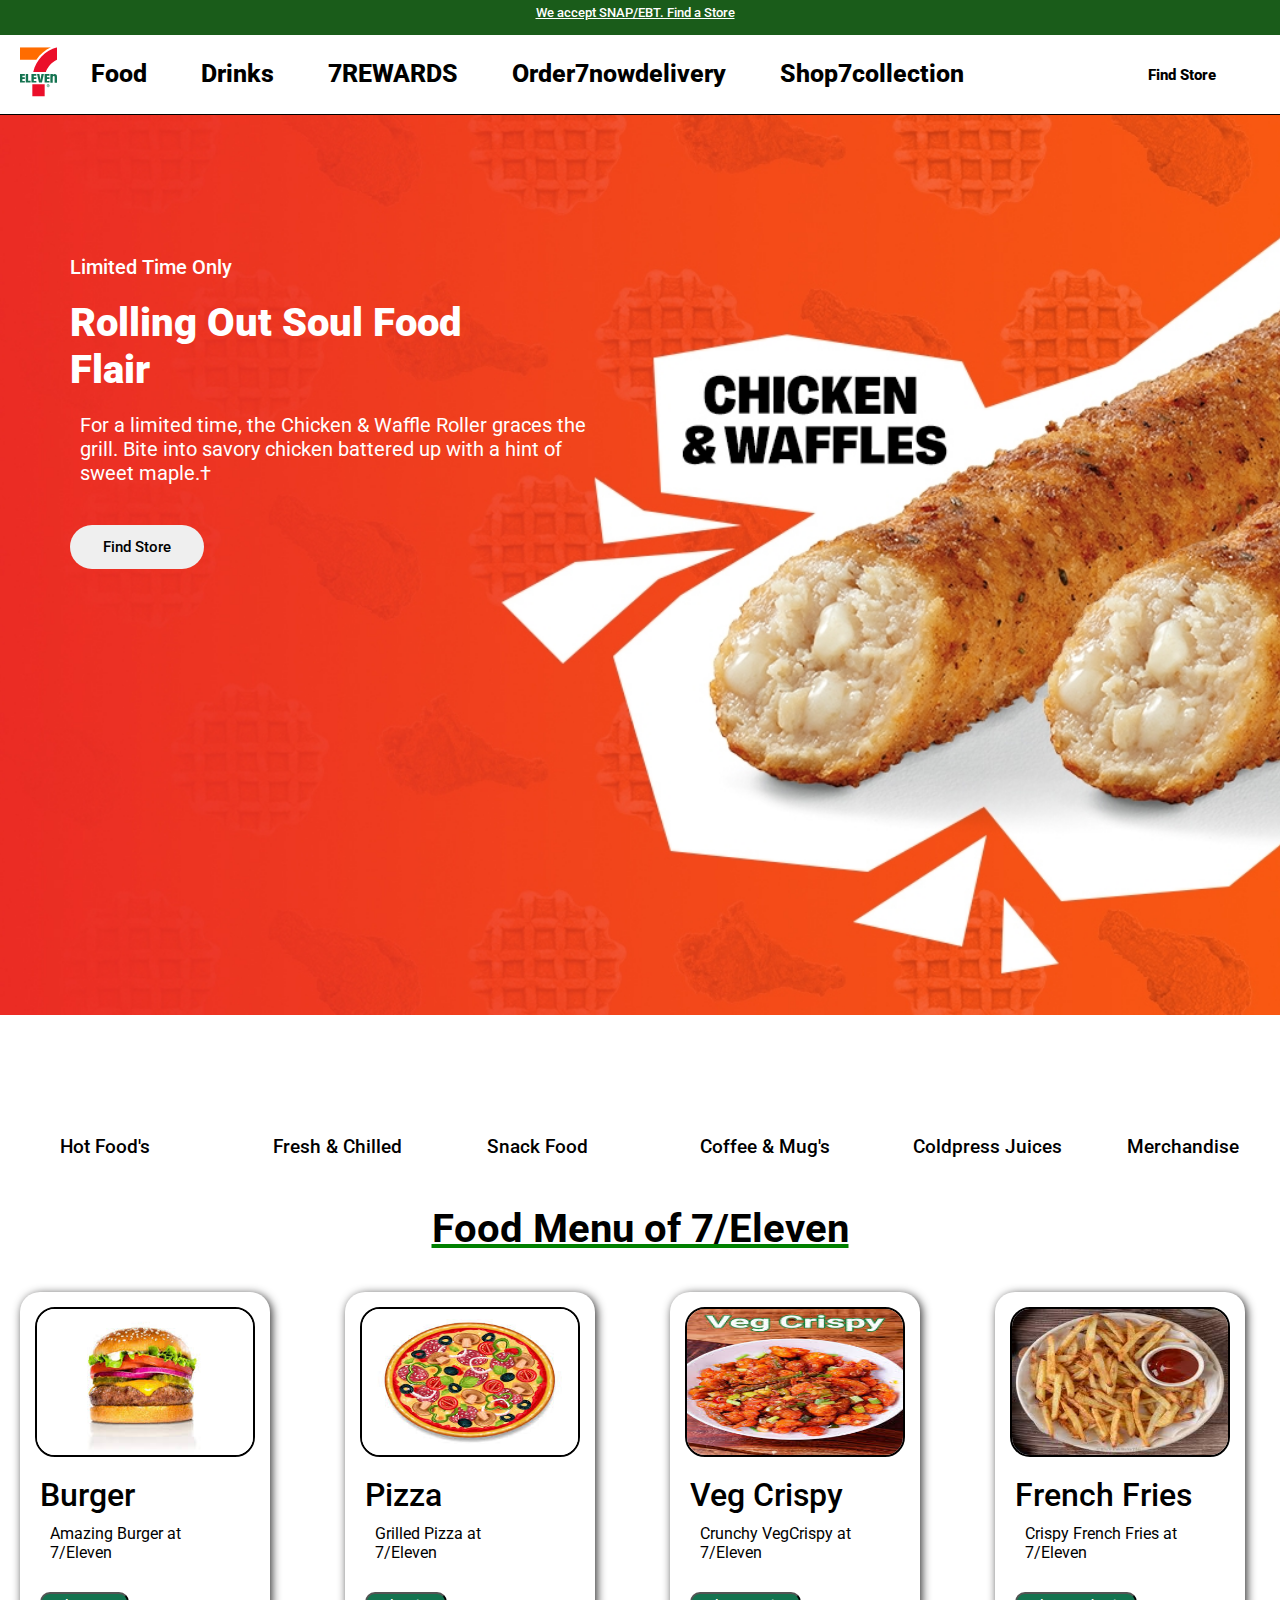
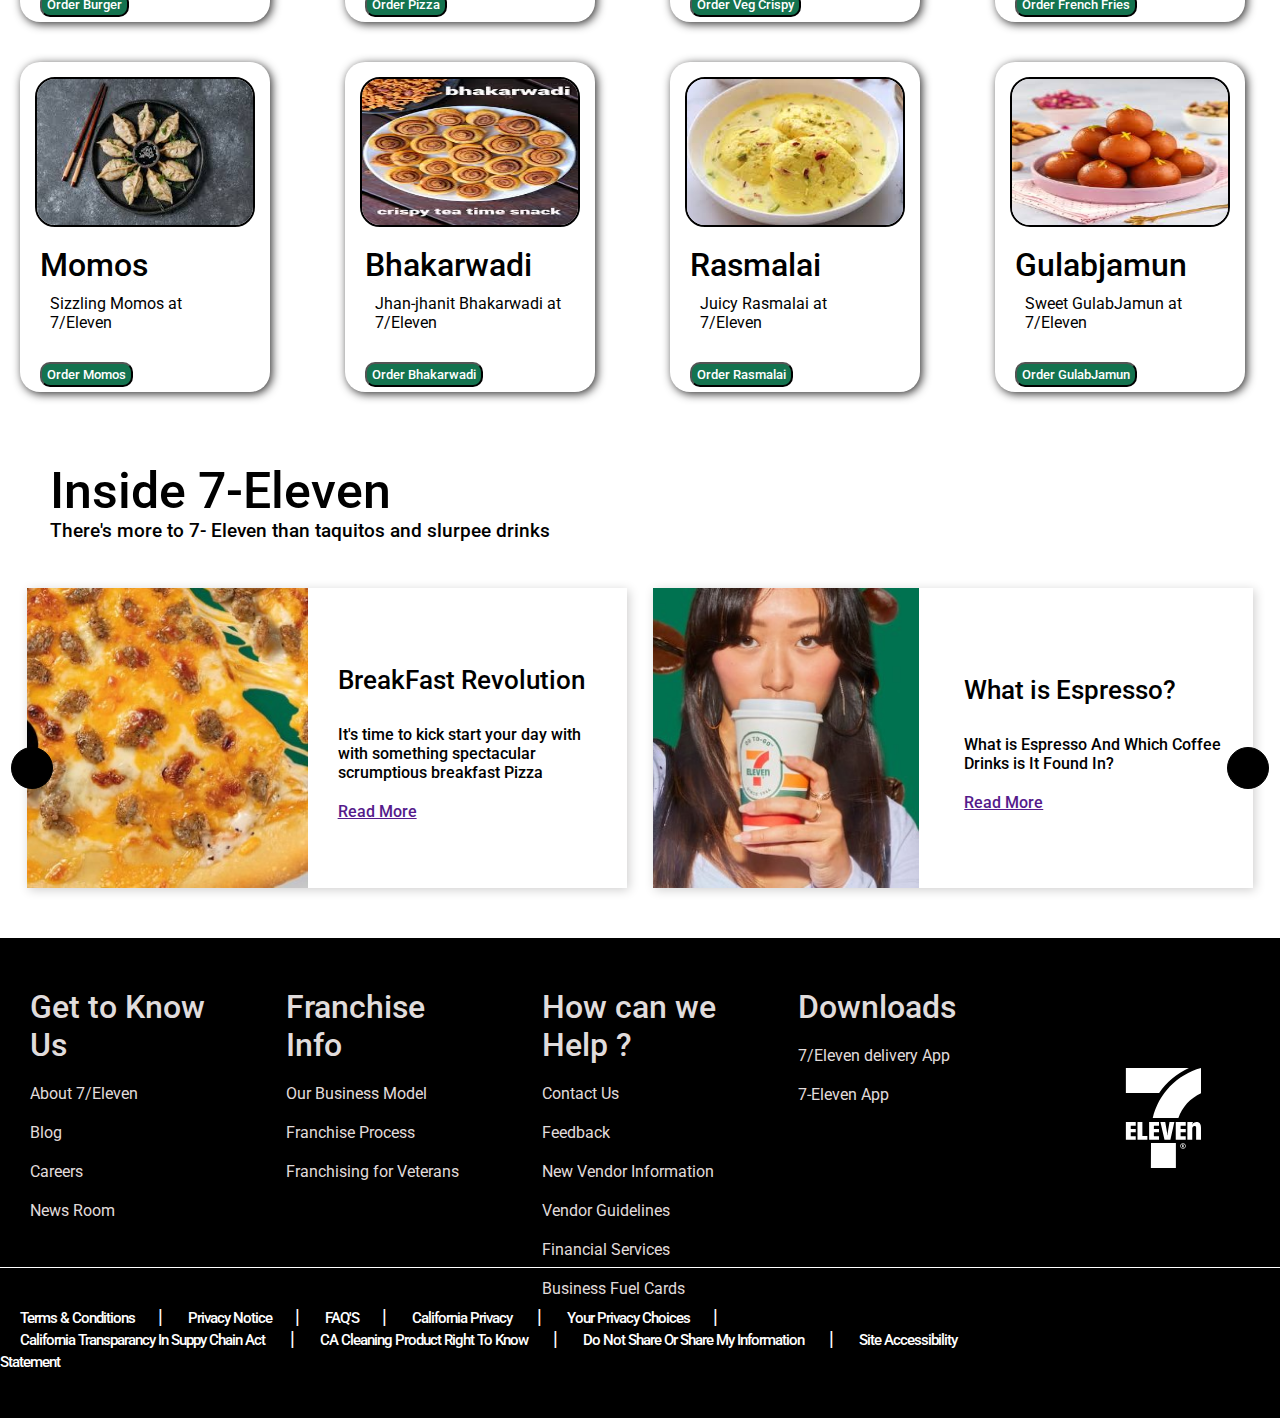
<file: petstore/images/index.html>
<!DOCTYPE html>
<html lang="en">
<head>
    <meta charset="UTF-8">
    <meta name="viewport" content="width=device-width, initial-scale=1.0">
  
    <link rel="stylesheet" href="https://cdnjs.cloudflare.com/ajax/libs/font-awesome/6.1.1/css/all.min.css" integrity="sha512-KfkfwYDsLkIlwQp6LFnl8zNdLGxu9YAA1QvwINks4PhcElQSvqcyVLLD9aMhXd13uQjoXtEKNosOWaZqXgel0g==" crossorigin="anonymous" referrerpolicy="no-referrer" />
    <link rel="preconnect" href="https://fonts.googleapis.com">
<link rel="preconnect" href="https://fonts.gstatic.com" crossorigin>
<link href="https://fonts.googleapis.com/css2?family=Roboto+Serif:ital,opsz,wght@0,8..144,100..900;1,8..144,100..900&family=Roboto:ital,wght@0,100;0,300;0,400;0,500;0,700;0,900;1,100;1,300;1,400;1,500;1,700;1,900&display=swap" rel="stylesheet">
   <link rel="shortcut icon" href="./images.png" type="image/x-icon">
    <link rel="stylesheet" href="./style.css">
    <title>7/Eleven Food Website</title>
</head>
<body>
    <nav class="navbar">
        <a href="">We accept SNAP/EBT. Find a Store</a>
    </nav> 
    <nav class="mainnav">
        <article class="first"><img src="./7e-logo-color.svg" alt="" height="50px" width="37px">
            <a href=""> Food</a>
            <a href="">Drinks</a>
            <a href="">7REWARDS</a>
            <a href="">Order7nowdelivery</a>
            <a href="">Shop7collection</a>
        </article>
        <article class="second">
            <i class="fa-solid fa-location-dot"></i>
            <a href="">Find Store</a>
            <i class="fa-solid fa-circle-user"></i>
        </article>
    </nav>
    <section class="mainpage">
        <h3>Limited Time Only</h3>
        <h1>Rolling Out Soul Food <br>Flair <br></h1>
        <p>For a limited time, the Chicken & Waffle Roller graces the <br> grill. Bite into savory chicken battered up with a hint of<br>sweet maple.†</p>
    <button class="findstore" >Find Store</button>
  <button class="feedback">Feedback <i class="fa-regular fa-circle-xmark"></i></button>
    </section>
     <!-- <footer class="notice">
        <a href="">To help provide the best possible experience, this site uses cookies to personalize content, improve your browsing experience and to analyze our traffic.We may also share information about your use of our site with our analytics partners.View our Privacy Notice.</a>
        <button class="ok">OK</button>
      </footer>  -->
      <section class="iconBar">
        <article class="child"><i class="fa-solid fa-burger"></i>
        <h3>Hot Food's</h3></article>
        <article class="child"><i class="fa-solid fa-hotdog"></i>
            <h3>Fresh & Chilled</h3>
        </article>
        <article class="child"><i class="fa-solid fa-cookie"></i><h3>Snack Food</h3></article>
        <article class="child"><i class="fa-solid fa-mug-saucer"></i><h3>Coffee & Mug's</h3></article>
        <article class="child"><i class="fa-solid fa-bottle-water"></i><h3>Coldpress Juices</h3></article>
        <article class="child"><i class="fa-solid fa-shirt"></i><h3>Merchandise</h3></article>
      </section>

       <nav><h1 style=" display:flex;text-decoration: underline;font-size: 40px; text-decoration-color: green;align-items: center;justify-content: center; font-weight:bold;margin: 20px;
       font-family: "Roboto", sans-serif;font-weight: 500; font-style: normal;">Food Menu of 7/Eleven</h1></nav>
      <section class="foodMenu">
        <div class="cards"><img src="./burger.jpeg" alt="">
            <h1>Burger</h1>
        <p>Amazing Burger  at <br> 7/Eleven</p>
    <button>Order Burger</button></div>
        <div class="cards"><img src="./pizza.jpeg" alt="">
            <h1>Pizza</h1>
            <p>Grilled Pizza  at <br> 7/Eleven</p>
            <button>Order Pizza</button></div>
        <div class="cards"><img src="./veg.jpeg" alt="">
            <h1>Veg Crispy</h1>
            <p>Crunchy VegCrispy  at <br> 7/Eleven</p>
            <button>Order Veg Crispy</button></div>
        <div class="cards"><img src="./french.jpeg" alt="">
            <h1>French Fries</h1>
            <p>Crispy French Fries  at <br> 7/Eleven</p>
            <button>Order French Fries</button></div>
        <div class="cards"><img src="./momo.jpeg" alt="">
            <h1>Momos</h1>
            <p>Sizzling Momos  at <br> 7/Eleven</p>
            <button>Order Momos</button></div></div>
        <div class="cards"><img src="./bhakarwadi.jpeg" alt="">
            <h1>Bhakarwadi</h1>
            <p>Jhan-jhanit Bhakarwadi  at <br> 7/Eleven</p>
            <button>Order Bhakarwadi</button></div>
        <div class="cards"><img src="./ras.jpeg" alt="">
            <h1>Rasmalai</h1>
            <p>Juicy Rasmalai  at <br> 7/Eleven</p>
            <button>Order Rasmalai</button></div>
        <div class="cards"><img src="./gj.jpeg" alt="">
            <h1>Gulabjamun</h1>
            <p>Sweet GulabJamun  at <br> 7/Eleven</p>
            <button>Order GulabJamun</button></div> 
      </section>
      <header class="content7">
        <h1>Inside 7-Eleven</h1>
        <h3>There's more to 7- Eleven than taquitos and slurpee drinks</h3>
    </header>
    <br><br><br><br>
      <section class="inside7">
       
        <main  class="first">
            <i class="fa-solid fa-arrow-left"></i>
            <article ><img src="./pix.jpg" alt="" height="300px"></article>
            <article><h1>BreakFast Revolution</h1>
                <p>It's time to kick start your day with <br> with something spectacular scrumptious breakfast Pizza</p>
                <a href="">Read More</a>
            </article>
        </main>
        <main class="second">
            <i class="fa-solid fa-arrow-right"></i>
            <article><img src="./china.jpg" alt="" height="300px"></article>
            <article><h1>What is Espresso?</h1>
                <p>What is Espresso And Which Coffee Drinks is It Found In?</p>
                <a href="">Read More</a></article>
             </main>

      </section>
      <footer class="lastFooter">
        <article class="firstList">
            <ul type="none">
                <h1>Get to Know Us</h1>
                <li>About 7/Eleven</li>
                <li>Blog</li>
                <li>Careers</li>
                <li>News Room  </li>

            </ul>
        </article>
        <article class="secondList">
            <ul type="none">
                <h1>Franchise Info</h1>
                <li>Our Business Model</li>
                <li>Franchise Process</li>
                <li>Franchising for Veterans</li>
               

            </ul>
        </article>
        <article class="thirdList">
            <ul  type="none">
                <h1>How can we Help ?</h1>
                <li>Contact Us</li>
                <li>Feedback</li>
                <li>New Vendor Information</li>
                <li>Vendor Guidelines</li>
                <li>Financial Services</li>
                <li>Business Fuel Cards</li>
                

            </ul>
        </article>
        <article class="fourthList">
            <ul type="none">
                <h1>Downloads</h1>
                <li>7/Eleven delivery App</li>
                <li>7-Eleven App</li>
                
               

            </ul>
        </article>
        <article class="fiveList">
            <img src="./logos.svg" alt="" height="100px" width="100px">

        </article>

      </footer>
   <section class="last">
    <article class="first">
        <br><br>
        <h3>
            <a href="">Terms & Conditions </a> |
            <a href="">Privacy Notice </a> |
            <a href="">FAQ'S </a> |
            <a href="">California Privacy</a> |
            <a href="">Your Privacy Choices </a> |
            <br>
            <a href="">California Transparancy In Suppy Chain Act</a> |
            <a href="">CA Cleaning Product Right To Know</a> |
            <a href="">Do Not Share Or Share My Information</a> |
            <a href="">Site Accessibility Statement</a> 
        </h3>
    
      </article>
    
<article class="second">
    
    <i class="fa-brands fa-facebook"></i>
    <i class="fa-brands fa-instagram"></i>
    <i class="fa-brands fa-twitter"></i>
    <i class="fa-brands fa-youtube"></i>

</article>

   </section>
      
</body>
</html>
</file>
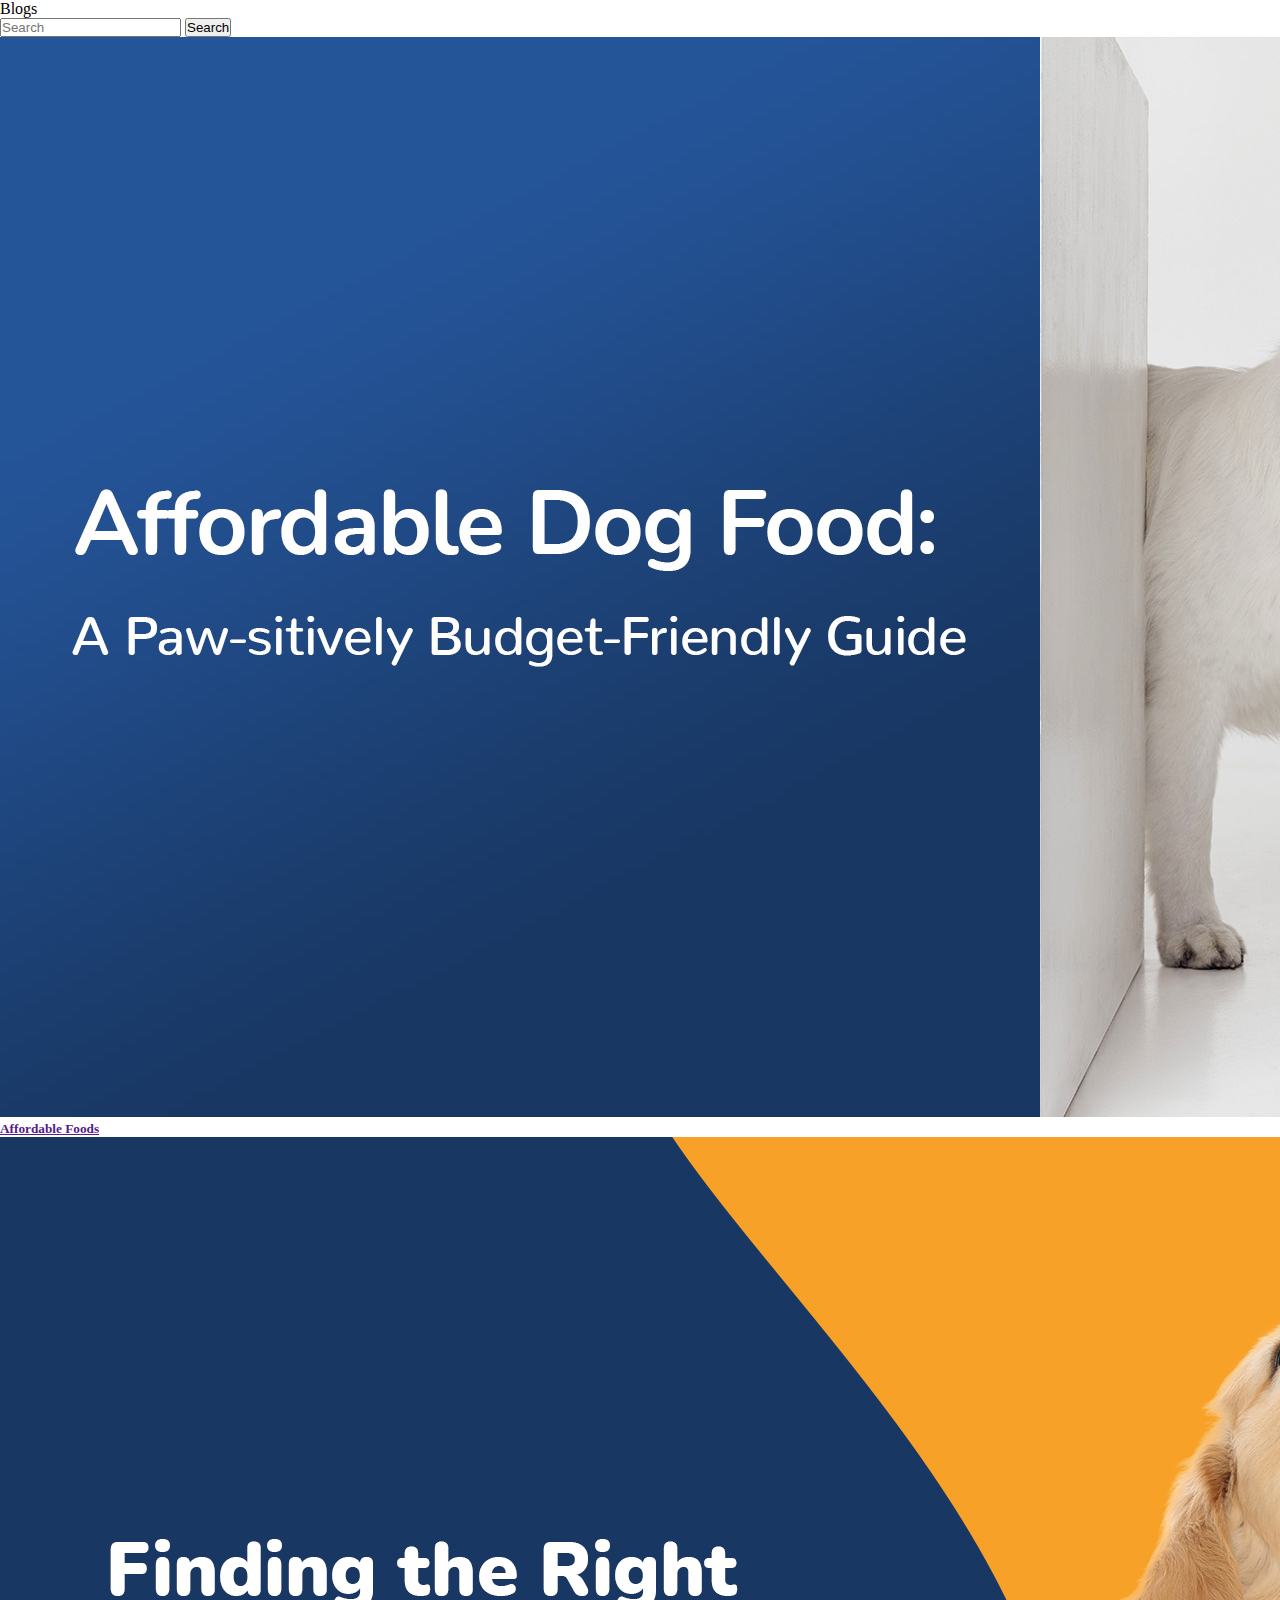
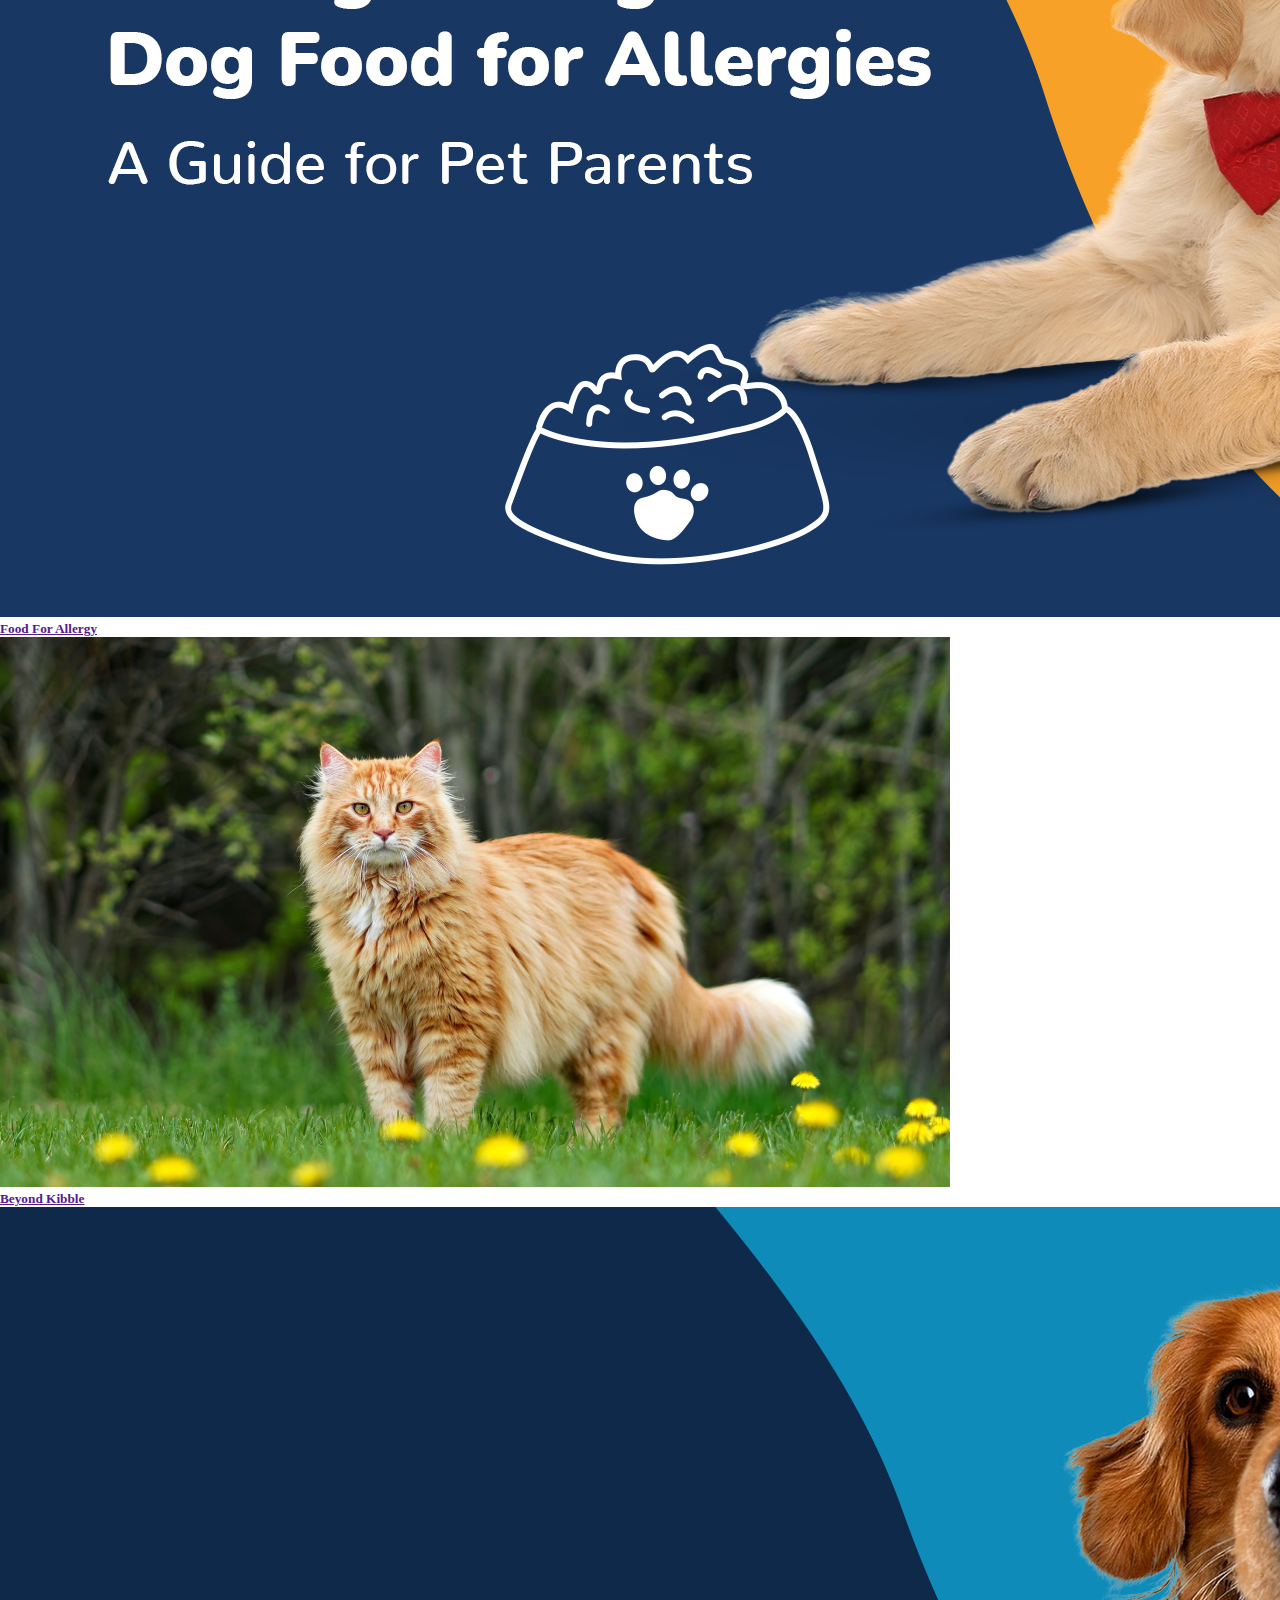
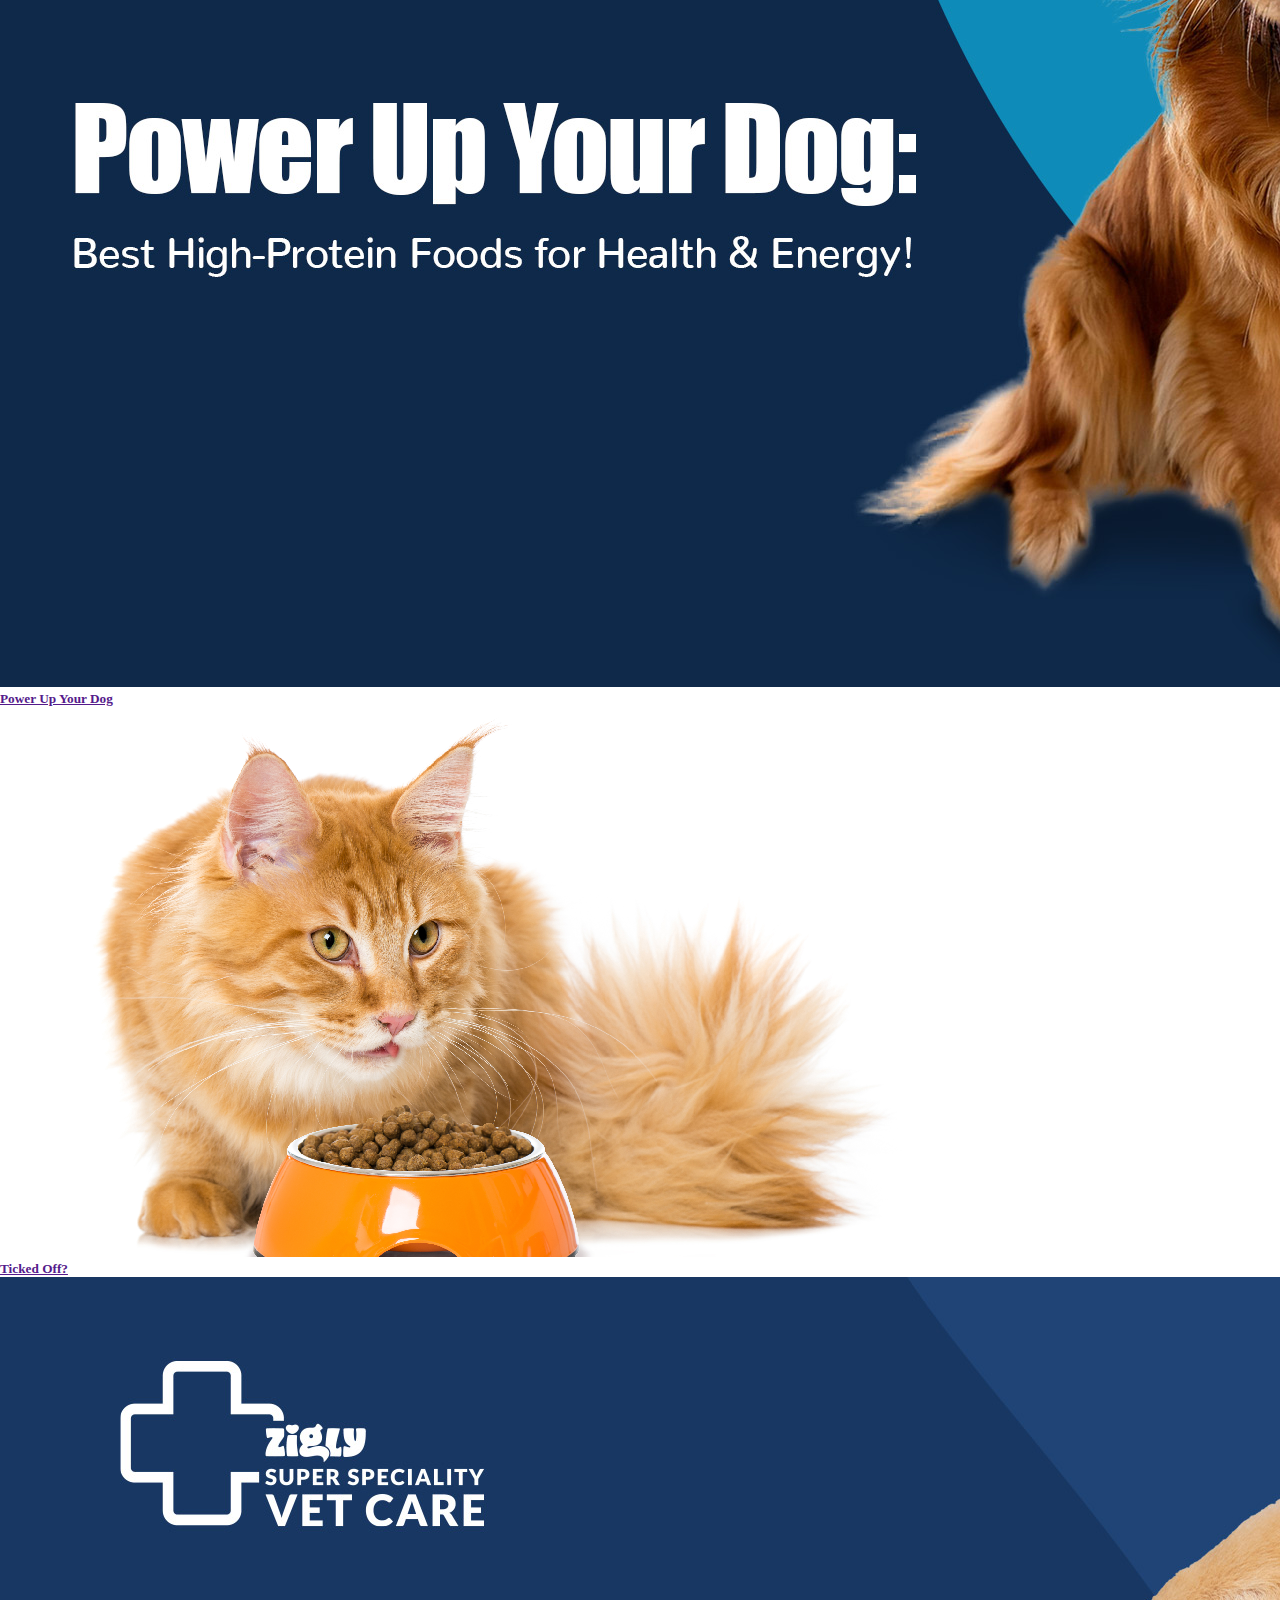
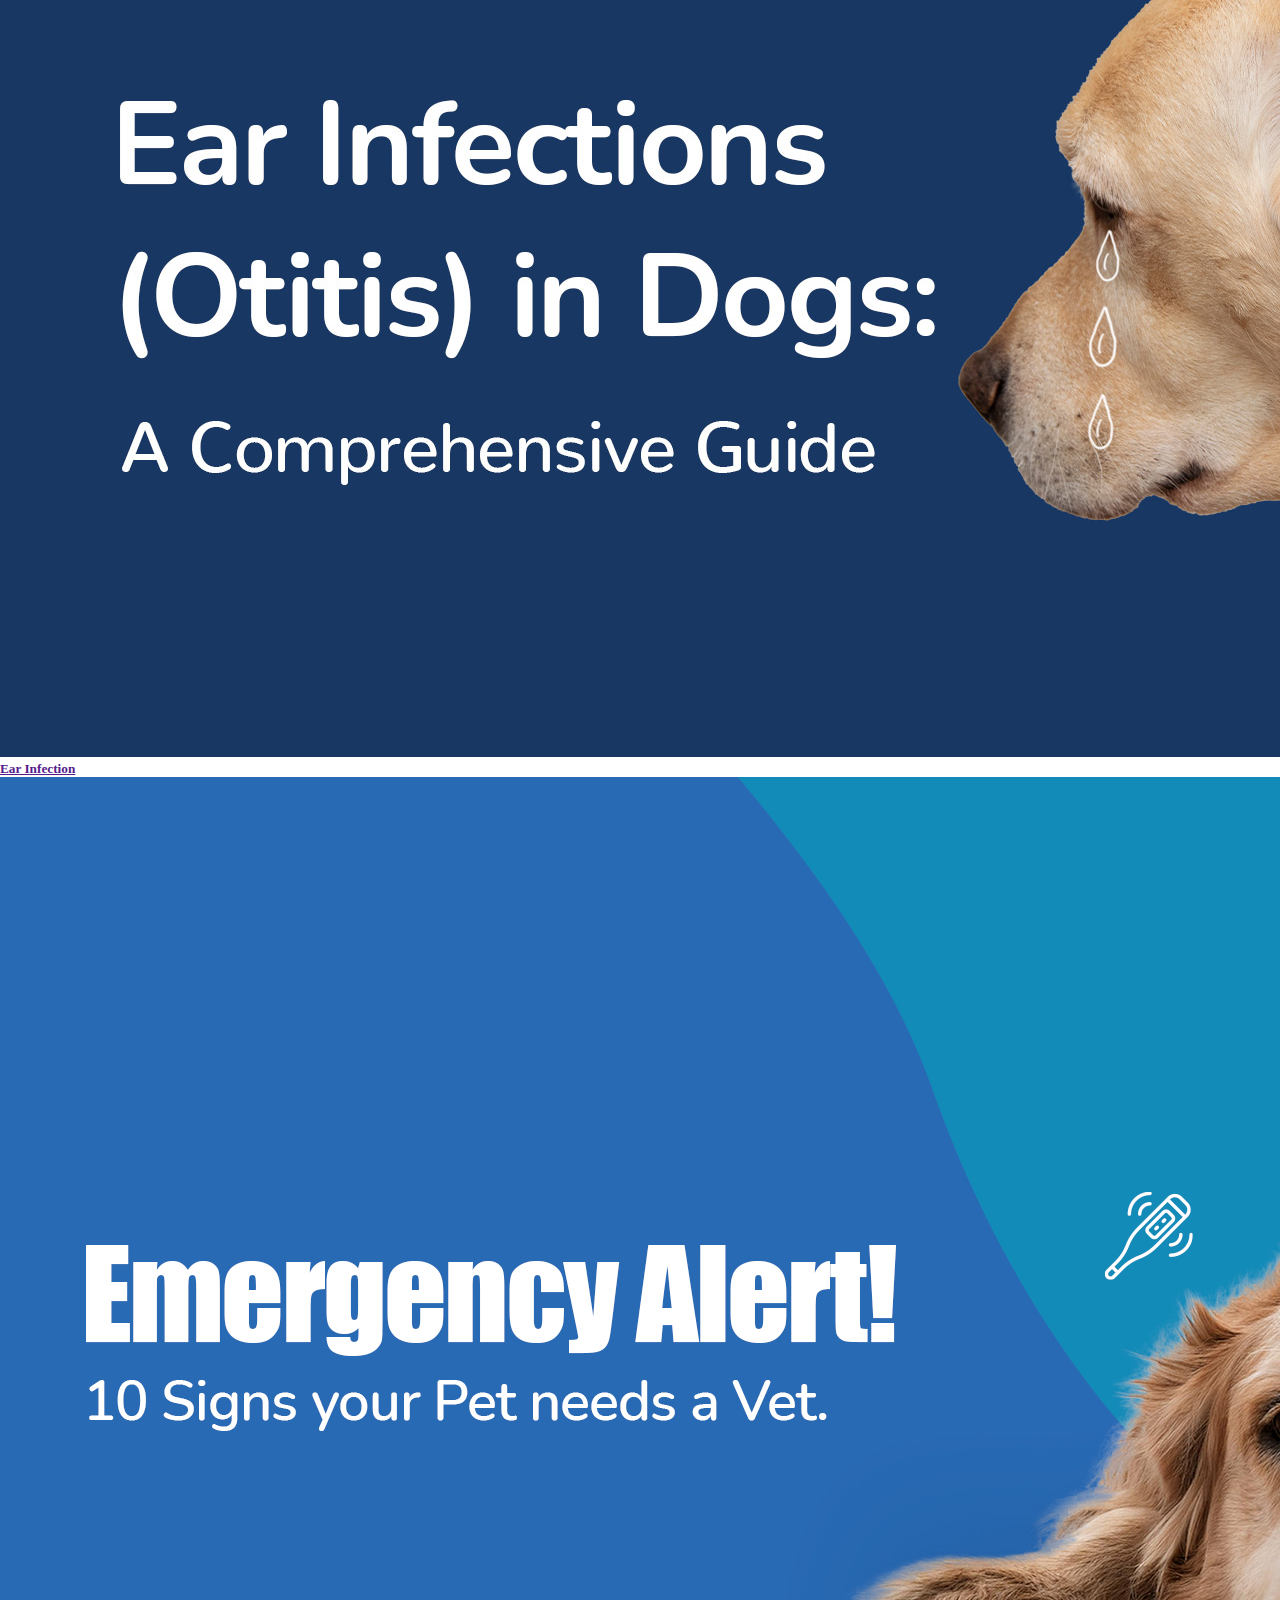
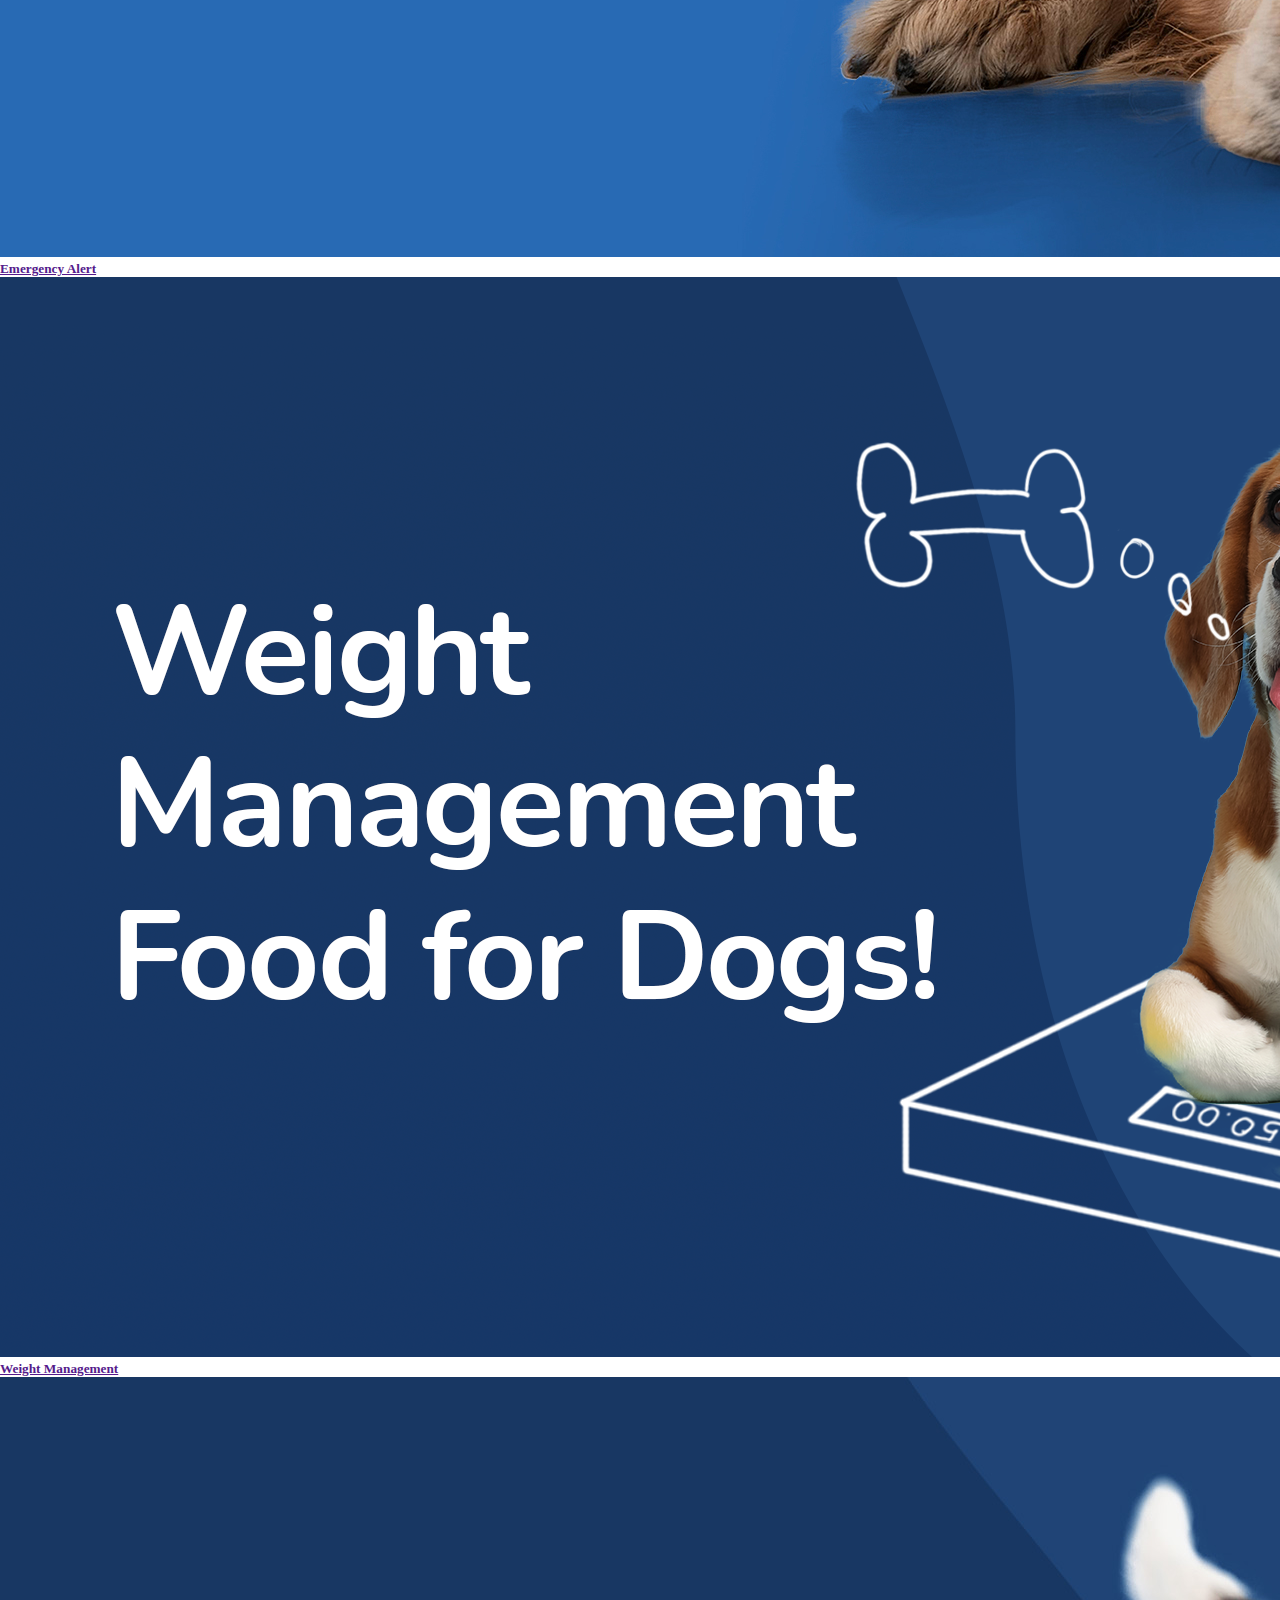
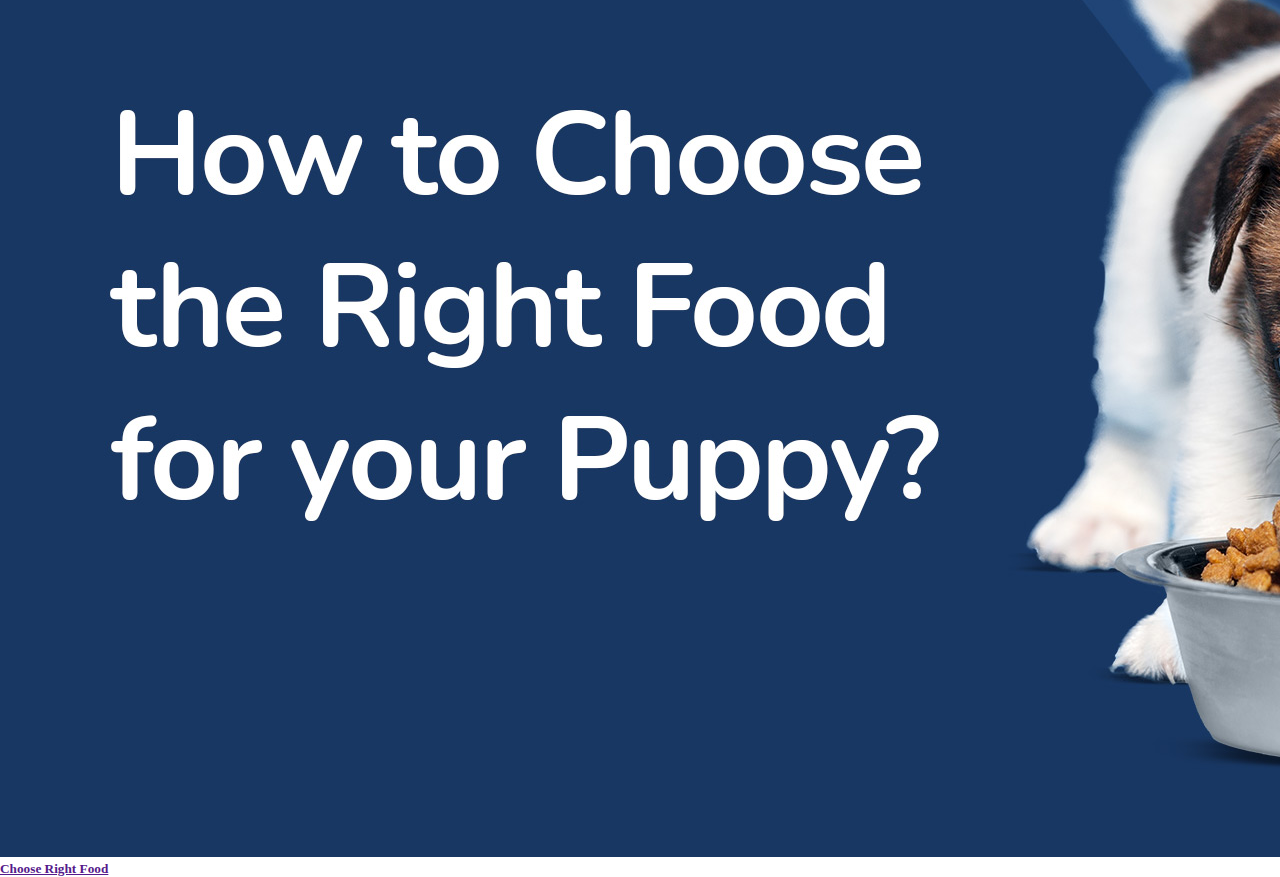
<file: petstore/blog.html>
<!DOCTYPE html>
<html lang="en">
<head>
    <meta charset="UTF-8">
    <meta name="viewport" content="width=device-width, initial-scale=1.0">
    <title>blog</title>
    <link href="https://cdn.jsdelivr.net/npm/bootstrap@5.0.2/dist/css/bootstrap.min.css" rel="stylesheet" integrity="sha384-EVSTQN3/azprG1Anm3QDgpJLIm9Nao0Yz1ztcQTwFspd3yD65VohhpuuCOmLASjC" crossorigin="anonymous">
</head>
<!doctype html>
<html lang="en">

    <meta charset="utf-8">
    <meta name="viewport" content="width=device-width, initial-scale=1">

   
    <link href="https://cdn.jsdelivr.net/npm/bootstrap@5.0.2/dist/css/bootstrap.min.css" rel="stylesheet" integrity="sha384-EVSTQN3/azprG1Anm3QDgpJLIm9Nao0Yz1ztcQTwFspd3yD65VohhpuuCOmLASjC" crossorigin="anonymous">

    <title></title>
  </head>
  <body>
    <script src="https://cdn.jsdelivr.net/npm/bootstrap@5.0.2/dist/js/bootstrap.bundle.min.js" integrity="sha384-MrcW6ZMFYlzcLA8Nl+NtUVF0sA7MsXsP1UyJoMp4YLEuNSfAP+JcXn/tWtIaxVXM" crossorigin="anonymous"></script>
  </body>
  <style>
      * {
        margin: 0;
        padding: 0;
        box-sizing: border-box;
      }
      
  </style>
</html>
<body>
    <nav class="navbar navbar-light bg-light">
        <div class="container-fluid">
          <a class="navbar-brand">Blogs</a>
          <form class="d-flex">
            <input class="form-control me-2" type="search" placeholder="Search" aria-label="Search">
            <button class="btn btn-outline-success" type="submit">Search</button>
          </form>
        </div>
      </nav>
    <div class="row row-cols-1 row-cols-md-3 g-4">
        <div class="col">
          <div class="card">
 <a href="">           <img src="./affordable-dog-food-cover-image.jpg" class="card-img-top" alt="..."></a>
            <div class="card-body">
             <a href=""> <h5 class="card-title">Affordable Foods</h5></a>
             
            </div>
          </div>
        </div>
        <div class="col">
          <div class="card">
            <img src="./allergy_image-blog_banner.jpg " class="card-img-top" alt="...">
            <div class="card-body">
            <a href="">  <h5 class="card-title">Food For Allergy</h5></a>
             
            </div>
          </div>
        </div>
        <div class="col">
          <div class="card">
            <img src="./maine_coon_cat.png" class="card-img-top" alt="...">
            <div class="card-body">
              <a href=""><h5 class="card-title">Beyond Kibble</h5></a>
              
            </div>
          </div>
        </div>
        <div class="col">
          <div class="card">
            <img src="./high-protein-dog-food-blog.jpg" class="card-img-top" alt="...">
            <div class="card-body">
              <a href=""><h5 class="card-title">Power Up Your Dog</h5></a>
             
            </div>
          </div>
        </div>
        <div class="col">
            <div class="card">
              <img src="./how_to_choose_the_right_cat_food.png" class="card-img-top" alt="...">
              <div class="card-body">
               <a href=""> <h5 class="card-title">Ticked Off?</h5></a>
               
              </div>
            </div>
          </div>
          <div class="col">
            <div class="card">
              <img src="./ear-infection-main-banner.jpg" class="card-img-top" alt="...">
              <div class="card-body">
                <a href=""><h5 class="card-title">Ear Infection</h5></a>
                
              </div>
            </div>
          </div>
          <div class="col">
            <div class="card">
              <img src="./warning_signs_to_go_to_vet.jpg" class="card-img-top" alt="...">
              <div class="card-body">
              <a href="">  <h5 class="card-title">Emergency Alert</h5></a>
                
              </div>
            </div>
          </div>
          <div class="col">
            <div class="card">
              <img src="./weight-management-food-for-dogs.png" class="card-img-top" alt="...">
              <div class="card-body">
                <a href=""><h5 class="card-title">Weight Management </h5></a>
               
              </div>
            </div>
          </div>
          <div class="col">
            <div class="card">
              <img src="./main-banner.jpg" class="card-img-top" alt="...">
              <div class="card-body">
                <a href=""><h5 class="card-title">Choose Right Food</h5></a>
                
              </div>
            </div>
          </div>
      </div>


    
</body>
</html>
</file>
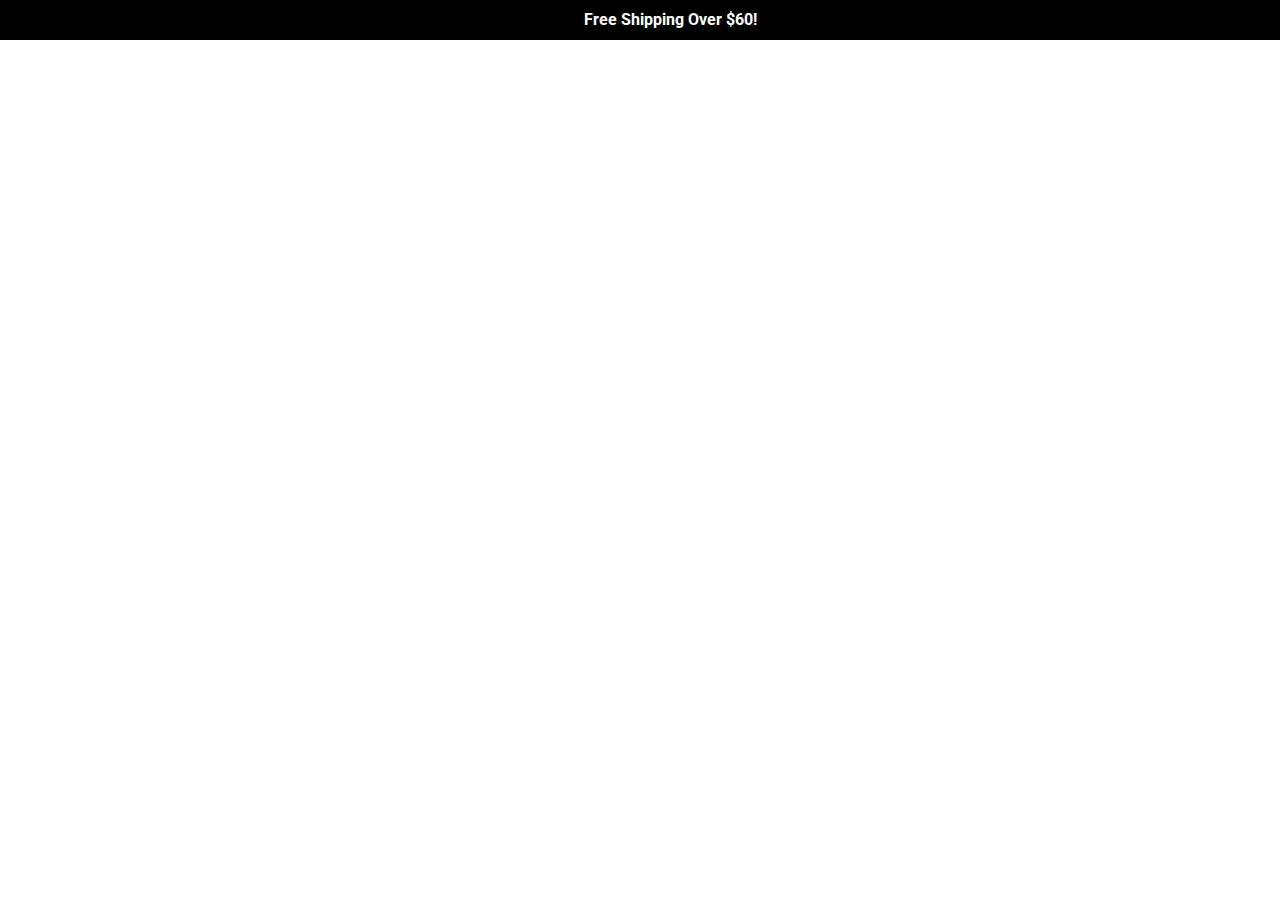
<file: petstore/images/shopping.html>
<!DOCTYPE html>
<html lang="en">
<head>
    <meta charset="UTF-8">
    <meta name="viewport" content="width=device-width, initial-scale=1.0">
    <link rel="stylesheet" href="https://cdnjs.cloudflare.com/ajax/libs/font-awesome/6.1.1/css/all.min.css" integrity="sha512-KfkfwYDsLkIlwQp6LFnl8zNdLGxu9YAA1QvwINks4PhcElQSvqcyVLLD9aMhXd13uQjoXtEKNosOWaZqXgel0g==" crossorigin="anonymous" referrerpolicy="no-referrer" />
    <link rel="preconnect" href="https://fonts.googleapis.com">
<link rel="preconnect" href="https://fonts.gstatic.com" crossorigin>
<link href="https://fonts.googleapis.com/css2?family=Roboto+Serif:ital,opsz,wght@0,8..144,100..900;1,8..144,100..900&family=Roboto:ital,wght@0,100;0,300;0,400;0,500;0,700;0,900;1,100;1,300;1,400;1,500;1,700;1,900&display=swap" rel="stylesheet">
   <link rel="shortcut icon" href="./images.png" type="image/x-icon">
   
    <link rel="stylesheet" href="./shopping.css">
    <title>Document</title>
</head>
<body>
    <nav class="navbar">
        <i class="fa-brands fa-twitter"></i>
        <i class="fa-brands fa-facebook"></i>
        <i class="fa-brands fa-instagram"></i>
        <i class="fa-brands fa-tiktok"></i>
        <a href="">Free Shipping Over $60!</a>
    </nav> 
    <nav></nav>
    
</body>
</html>
</file>
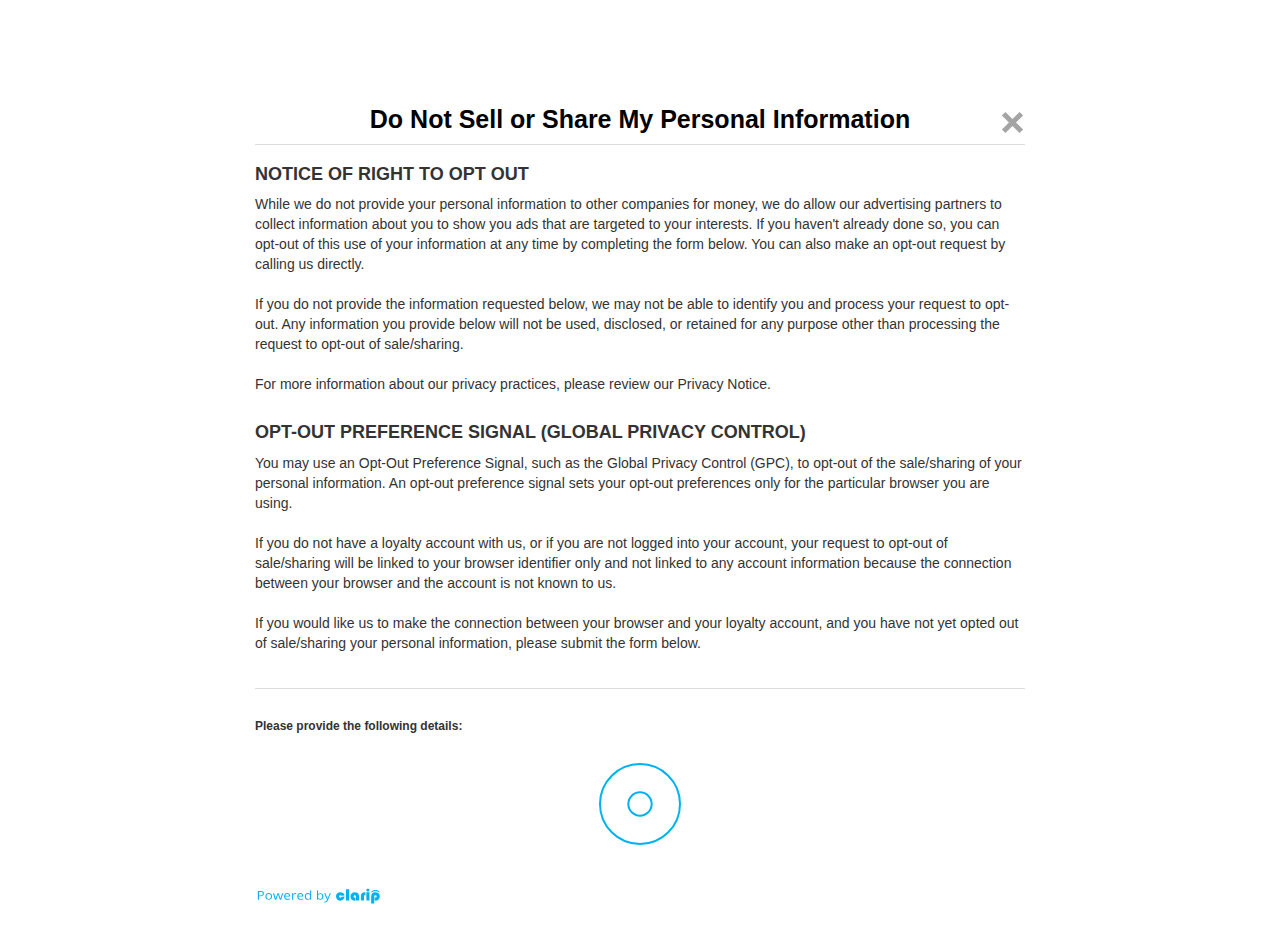
<file: petstore/images/jj_files/dsr-controller-en-us.html>
<!DOCTYPE html>
<!-- saved from url=(0193)https://cdn.clarip.com/sei/donotsell/dsr-controller-en-us.html?1707534892&start=7-eleven.com&client=sei&brand=www.7-eleven.com&globalDnsDeployment=true&pageUrl=https%3A%2F%2Fwww.7-eleven.com%2F -->
<html lang="en"><head><meta http-equiv="Content-Type" content="text/html; charset=UTF-8">
    
    <title>Clarip Do Not Sell Manager</title>
    <meta name="viewport" content="width=device-width, initial-scale=1">

    <link rel="icon" type="image/png" href="https://cdn.clarip.com/resources/images/favicon.ico">

    <link rel="stylesheet" href="./donotsell-manager.min.css">
</head>
<body>
<div id="do-not-sell-manager-title">
    <div id="dns-manager-title">
        <h2>Do Not Sell or Share My Personal Information</h2>
    </div>
    <button id="close-dns-manager" class="dns-manager-closer" data-dismiss="modal"></button>
</div>

<div id="popup-success-message-container" style="display: none;">
    <h4 id="popup-success-message">We have received your request to opt out of sale/sharing.</h4>
</div>

<div id="popup-opt-in-success-message-container" style="display: none;">
    <h4 id="popup-opt-in-success-message">Thank you. We have received your request to opt-in for sharing of personal information.</h4>
</div>

<div id="popup-failure-message-container" style="display: none; background-color: #fc727a;">
    <h4 id="popup-failure-message">Something went wrong. Please contact customer support.</h4>
    <div id="techMessage" style="display: none;">Technical Original Message: </div>
</div>

<div id="popup-opt-in-failure-message-container" style="display: none;">
    <h4 id="popup-opt-in-failure-message">Something went wrong. Please contact customer support.</h4>
</div>



<div id="right-to-opt-out-container">
    <h4><b>NOTICE OF RIGHT TO OPT OUT</b></h4>
    <h4 id="right-to-opt-out-notice">While we do not provide your personal information to other companies for money, we do allow our advertising partners to collect information about you to show you ads that are targeted to your interests. If you haven't already done so, you can opt-out of this use of your information at any time by completing the form below. You can also make an opt-out request by calling us directly.<br>
        <br>
        If you do not provide the information requested below, we may not be able to identify you and process your request to opt-out. Any information you provide below will not be used, disclosed, or retained for any purpose other than processing the request to opt-out of sale/sharing.<br>
        <br>
        For more information about our privacy practices, please review our Privacy Notice.</h4>
    <h4 id="dns-denial-message-container" style="display: none; color: #cf112c;">
        You have been opted out of sale/sharing.
    </h4>
</div>



<div id="dns-manager-details">
    <div id="accordion" class="panel-group" style="display: none;">
        <div class="panel panel-default">
            <div class="panel-heading">
                <h4 class="panel-title">
                    <a class="toggle-third-party-cookies-section">
                        <b></b>
                    </a>
                </h4>
                <p class="cookie-description" style="margin-top: 8px;">

                    <a class="toggle-third-party-cookies-section">
                        Please provide the following details
                    </a>
                </p>
            </div>

            <div id="collapse-third-party-cookies" class="panel-collapse collapse">
                <div class="panel-body">
                    <div id="third-party-cookies-grid" class="data-grid third-party-cookies-grid">
                        <table>
                            <thead></thead>
                            <tbody></tbody>
                        </table>
                    </div>
                    <div id="third-party-cookies-grid-pagination-block"></div>
                </div>
            </div>
        </div>
    </div>
</div>



<div id="gpc-signal-container">
    <h4><b>OPT-OUT PREFERENCE SIGNAL (GLOBAL PRIVACY CONTROL)</b></h4>
    <h4 id="gpc-signal-notice">
        You may use an Opt-Out Preference Signal, such as the Global Privacy Control (GPC), to opt-out of the sale/sharing of your personal information. An opt-out preference signal sets your opt-out preferences only for the particular browser you are using.<br>
        <br>
        If you do not have a loyalty account with us, or if you are not logged into your account, your request to opt-out of sale/sharing will be linked to your browser identifier only and not linked to any account information because the connection between your browser and the account is not known to us.<br>
        <br>
        If you would like us to make the connection between your browser and your loyalty account, and you have not yet opted out of sale/sharing your personal information, please submit the form below.
    </h4>
    <h4 id="gpc-signal-indicator" style="color: #cf112c;"></h4>
</div>



<div id="customer-input" style="margin-top: 20px;">
    <p><b>Please provide the following details:</b></p>
</div>

<form id="dsar-form">
    <div id="form-loader" class="flex-container" style="justify-content: center; display: flex;">
        <svg id="loading-circles" width="100px" height="100px" xmlns="http://www.w3.org/2000/svg" viewBox="0 0 100 100" class="uil-ripple">
            <rect x="0" y="0" width="100" height="100" fill="none" class="bk"></rect>
            <g>
                <animate attributeName="opacity" dur="4s" repeatCount="indefinite" begin="0s" keyTimes="0;0.33;1" values="1;1;0"></animate>
                <circle cx="50" cy="50" r="40" stroke="#00b3ee" fill="none" stroke-width="2" stroke-linecap="round">
                    <animate attributeName="r" dur="4s" repeatCount="indefinite" begin="0s" keyTimes="0;0.33;1" values="0;22;44"></animate>
                </circle>
            </g>
            <g>
                <animate attributeName="opacity" dur="4s" repeatCount="indefinite" begin="2s" keyTimes="0;0.33;1" values="1;1;0"></animate>
                <circle cx="50" cy="50" r="40" stroke="#00b3ee" fill="none" stroke-width="2" stroke-linecap="round">
                    <animate attributeName="r" dur="4s" repeatCount="indefinite" begin="2s" keyTimes="0;0.33;1" values="0;22;44"></animate>
                </circle>
            </g>
        </svg>
    </div>
    <div id="form-fields" class="flex-container" style="display: none">
        <div class="flex-item test">
            <div class="form-group">
                <input id="first-name" name="firstName" maxlength="100" type="text" class="form-control" data-special-char-validation="1" placeholder="First Name">
                <small></small>
            </div>
        </div><div class="flex-item test">
        <div class="form-group">
            <input id="last-name" name="lastName" maxlength="100" type="text" class="form-control" data-special-char-validation="1" placeholder="Last Name">
            <small></small>
        </div>
    </div><div class="flex-item test">
        <div class="form-group">
            <input id="email" name="email" maxlength="100" type="text" class="form-control" data-special-char-validation="1" placeholder="Email Address">
            <small></small>
        </div>
    </div><div class="flex-item test">
        <div class="form-group">
            <input id="phone-number" name="phoneNumber" maxlength="20" type="text" class="form-control" data-special-char-validation="1" placeholder="Phone Number">
            <small></small>
        </div>
    </div>

        <div class="flex-item test">
            <div class="form-group">
                <select id="form-state" name="state" maxlength="20" type="text" class="form-control input-large bfh-states" placeholder="Select State"><option value=""></option><option value="AL">Alabama</option><option value="AK">Alaska</option><option value="AZ">Arizona</option><option value="AR">Arkansas</option><option value="CA">California</option><option value="CO">Colorado</option><option value="CT">Connecticut</option><option value="DE">Delaware</option><option value="DC">District of Columbia</option><option value="FL">Florida</option><option value="GA">Georgia</option><option value="HI">Hawaii</option><option value="ID">Idaho</option><option value="IL">Illinois</option><option value="IN">Indiana</option><option value="IA">Iowa</option><option value="KS">Kansas</option><option value="KY">Kentucky</option><option value="LA">Louisiana</option><option value="ME">Maine</option><option value="MD">Maryland</option><option value="MA">Massachusetts</option><option value="MI">Michigan</option><option value="MN">Minnesota</option><option value="MS">Mississippi</option><option value="MO">Missouri</option><option value="MT">Montana</option><option value="NE">Nebraska</option><option value="NV">Nevada</option><option value="NH">New Hampshire</option><option value="NJ">New Jersey</option><option value="NM">New Mexico</option><option value="NY">New York</option><option value="NC">North Carolina</option><option value="ND">North Dakota</option><option value="OH">Ohio</option><option value="OK">Oklahoma</option><option value="OR">Oregon</option><option value="PA">Pennsylvania</option><option value="PR">Puerto Rico</option><option value="RI">Rhode Island</option><option value="SC">South Carolina</option><option value="SD">South Dakota</option><option value="TN">Tennessee</option><option value="TX">Texas</option><option value="UT">Utah</option><option value="VT">Vermont</option><option value="VA">Virginia</option><option value="WA">Washington</option><option value="WV">West Virginia</option><option value="WI">Wisconsin</option><option value="WY">Wyoming</option><option value="N/A">N/A</option></select>
                <small></small>
            </div>
        </div>


    </div>
    <div id="do-not-sell-manager-footer">
        <a id="powered-by" href="https://clarip.com/" target="__blank" rel="noopener" title="The most powerful enterprise privacy governance platform" alt="clarip cookie consent"><svg version="1.1" id="Layer_1" xmlns="http://www.w3.org/2000/svg" xmlns:xlink="http://www.w3.org/1999/xlink" x="0px" y="0px" width="84.917px" height="11.563px" viewBox="0 0 84.917 11.563" enable-background="new 0 0 84.917 11.563" xml:space="preserve">
<path fill="#00b3ee" d="M58.039,6.554c-0.244,0-0.448-0.081-0.612-0.246c-0.165-0.164-0.247-0.366-0.247-0.609
	c0-0.237,0.077-0.437,0.231-0.593c0.156-0.156,0.353-0.234,0.595-0.234c0.281,0,0.515,0.119,0.699,0.358l2.142-0.079
	c-0.132-0.682-0.467-1.243-1.005-1.684c-0.539-0.439-1.161-0.66-1.864-0.66c-0.806,0-1.497,0.279-2.074,0.839
	c-0.577,0.56-0.864,1.232-0.864,2.02c0,0.828,0.285,1.526,0.856,2.097c0.57,0.571,1.27,0.856,2.098,0.856
	c0.784,0,1.448-0.26,1.995-0.777c0.546-0.519,0.85-1.181,0.91-1.985l-2.096,0.077C58.652,6.347,58.398,6.554,58.039,6.554
	L58.039,6.554L58.039,6.554z M61.82,0.866V8.5h2.112V0.866H61.82L61.82,0.866z M67.786,6.554c-0.227,0-0.413-0.073-0.559-0.224
	c-0.147-0.148-0.222-0.339-0.222-0.569c0-0.221,0.082-0.411,0.244-0.571c0.162-0.161,0.354-0.24,0.576-0.24
	c0.244,0,0.439,0.087,0.585,0.263c0.144,0.176,0.217,0.41,0.217,0.704V8.5h2.113V5.766c0-0.913-0.263-1.635-0.788-2.161
	c-0.525-0.527-1.244-0.792-2.156-0.792c-0.817,0-1.51,0.281-2.083,0.846c-0.569,0.562-0.855,1.248-0.855,2.058
	c0,0.831,0.283,1.522,0.848,2.074c0.564,0.552,1.271,0.828,2.119,0.828c0.143,0,0.301-0.015,0.474-0.046V6.409
	C68.142,6.505,67.971,6.554,67.786,6.554L67.786,6.554L67.786,6.554z M74.419,2.807c-0.743,0-1.336,0.24-1.78,0.719
	c-0.444,0.479-0.666,1.122-0.666,1.927V8.5h2.112V5.855c0-0.582,0.193-0.873,0.577-0.873c0.121,0,0.254,0.042,0.401,0.123V2.869
	C74.798,2.828,74.585,2.807,74.419,2.807L74.419,2.807L74.419,2.807z M75.685,2.925V8.5h2.113V2.925H75.685L75.685,2.925z
	 M76.003,0.735C75.794,0.934,75.69,1.17,75.69,1.441c0,0.292,0.1,0.531,0.296,0.717c0.197,0.187,0.452,0.279,0.759,0.279
	c0.309,0,0.563-0.093,0.76-0.279c0.198-0.186,0.296-0.425,0.296-0.717c0-0.271-0.104-0.508-0.313-0.706
	c-0.21-0.199-0.457-0.3-0.744-0.3C76.461,0.436,76.212,0.536,76.003,0.735L76.003,0.735z"></path>
<path fill="#00b3ee" d="M81.063,5.989c0-0.741,0.271-1.113,0.813-1.113c0.227,0,0.421,0.078,0.583,0.232
	c0.161,0.154,0.243,0.342,0.243,0.563c0,0.22-0.078,0.41-0.234,0.57s-0.344,0.241-0.562,0.241c-0.173,0-0.347-0.069-0.52-0.208
	v2.304c0.249,0.027,0.437,0.04,0.564,0.04c0.783,0,1.462-0.287,2.034-0.862c0.572-0.574,0.859-1.255,0.859-2.046
	c0-0.813-0.288-1.498-0.865-2.059c-0.577-0.56-1.284-0.839-2.124-0.839c-0.422,0-0.834,0.091-1.234,0.273
	c-0.401,0.183-0.732,0.43-0.991,0.738c-0.453,0.537-0.678,1.233-0.678,2.087v4.653h2.112V5.989L81.063,5.989z"></path>
<path fill="#00b3ee" d="M84.712,2.951c0.031-0.026,0.047-0.061,0.047-0.103c0-0.102-0.056-0.213-0.167-0.337
	c-0.112-0.122-0.286-0.267-0.523-0.431c-0.347-0.236-0.708-0.413-1.081-0.531s-0.763-0.178-1.17-0.178
	c-0.447,0-0.875,0.069-1.285,0.211c-0.408,0.14-0.796,0.353-1.163,0.637c-0.172,0.132-0.297,0.248-0.375,0.348
	c-0.079,0.1-0.118,0.192-0.118,0.281c0,0.042,0.015,0.076,0.045,0.103c0.031,0.027,0.069,0.04,0.118,0.04
	c0.054,0,0.188-0.057,0.404-0.171c0.216-0.113,0.405-0.205,0.564-0.274c0.3-0.133,0.599-0.231,0.897-0.296
	c0.299-0.065,0.603-0.098,0.913-0.098c0.34,0,0.671,0.038,0.991,0.115c0.321,0.076,0.674,0.204,1.061,0.382
	c0.1,0.047,0.231,0.116,0.397,0.206c0.165,0.09,0.272,0.136,0.32,0.136C84.64,2.991,84.68,2.979,84.712,2.951L84.712,2.951z"></path>
<g>
	<path fill="#00b3ee" d="M6.042,3.799c0,0.585-0.228,1.039-0.679,1.355C4.905,5.472,4.259,5.628,3.413,5.628H2.641v2.283H1.877
		V2.109h1.7C5.222,2.109,6.042,2.669,6.042,3.799z M2.641,5.049h0.687c0.677,0,1.166-0.098,1.47-0.292
		c0.301-0.193,0.451-0.502,0.451-0.929c0-0.381-0.143-0.669-0.426-0.856C4.541,2.786,4.097,2.691,3.496,2.691H2.641V5.049z"></path>
    <path fill="#00b3ee" d="M11.552,5.729c0,0.711-0.202,1.266-0.606,1.662c-0.403,0.4-0.964,0.597-1.678,0.597
		c-0.439,0-0.83-0.09-1.171-0.273C7.758,7.533,7.494,7.27,7.307,6.93C7.122,6.587,7.029,6.189,7.029,5.729
		c0-0.707,0.202-1.261,0.603-1.657c0.399-0.393,0.958-0.593,1.67-0.593c0.689,0,1.235,0.204,1.64,0.608
		C11.348,4.494,11.552,5.042,11.552,5.729z M7.801,5.729c0,0.556,0.127,0.979,0.378,1.273C8.43,7.293,8.801,7.436,9.29,7.436
		c0.486,0,0.855-0.143,1.111-0.432c0.251-0.291,0.375-0.715,0.375-1.274c0-0.552-0.124-0.972-0.375-1.259
		c-0.256-0.286-0.628-0.43-1.123-0.43c-0.488,0-0.857,0.143-1.104,0.424C7.928,4.747,7.801,5.173,7.801,5.729z"></path>
    <path fill="#00b3ee" d="M16.877,7.911l-0.904-2.554c-0.056-0.156-0.163-0.511-0.316-1.063h-0.039
		c-0.118,0.462-0.222,0.82-0.312,1.07l-0.932,2.546h-0.859l-1.346-4.351h0.783c0.317,1.093,0.56,1.924,0.722,2.497
		c0.169,0.572,0.266,0.955,0.287,1.154H14c0.03-0.149,0.083-0.345,0.157-0.583c0.075-0.24,0.136-0.429,0.193-0.571l0.904-2.497
		h0.807l0.88,2.497c0.17,0.457,0.281,0.835,0.34,1.146h0.038c0.013-0.093,0.043-0.242,0.094-0.441
		c0.055-0.196,0.365-1.266,0.94-3.201h0.771l-1.362,4.351H16.877z"></path>
    <path fill="#00b3ee" d="M22.093,7.989c-0.729,0-1.304-0.193-1.723-0.587c-0.42-0.393-0.631-0.937-0.631-1.63
		c0-0.703,0.194-1.261,0.583-1.673c0.395-0.413,0.917-0.62,1.576-0.62c0.619,0,1.105,0.18,1.463,0.537
		C23.72,4.378,23.9,4.85,23.9,5.438v0.416h-3.389c0.014,0.511,0.159,0.899,0.437,1.162c0.277,0.266,0.668,0.399,1.169,0.399
		c0.531,0,1.054-0.099,1.573-0.293v0.587c-0.265,0.098-0.513,0.172-0.751,0.214C22.708,7.969,22.425,7.989,22.093,7.989z
		 M21.892,4.031c-0.398,0-0.712,0.114-0.948,0.343c-0.233,0.226-0.371,0.542-0.415,0.943h2.572c0-0.415-0.102-0.732-0.313-0.954
		C22.579,4.142,22.278,4.031,21.892,4.031z"></path>
    <path fill="#00b3ee" d="M27.418,3.479c0.217,0,0.416,0.016,0.587,0.047l-0.102,0.612c-0.204-0.04-0.384-0.061-0.542-0.061
		c-0.397,0-0.738,0.144-1.021,0.429c-0.283,0.29-0.426,0.645-0.426,1.07v2.334H25.17V3.561h0.616l0.087,0.807h0.035
		c0.185-0.286,0.405-0.502,0.661-0.66C26.825,3.559,27.109,3.479,27.418,3.479z"></path>
    <path fill="#00b3ee" d="M31.006,7.989c-0.73,0-1.301-0.193-1.721-0.587c-0.422-0.393-0.633-0.937-0.633-1.63
		c0-0.703,0.195-1.261,0.584-1.673c0.394-0.413,0.917-0.62,1.576-0.62c0.617,0,1.106,0.18,1.463,0.537
		c0.358,0.362,0.541,0.834,0.541,1.421v0.416h-3.39c0.012,0.511,0.158,0.899,0.436,1.162c0.276,0.266,0.669,0.399,1.169,0.399
		c0.533,0,1.055-0.099,1.574-0.293v0.587c-0.266,0.098-0.514,0.172-0.75,0.214C31.623,7.969,31.339,7.989,31.006,7.989z
		 M30.805,4.031c-0.397,0-0.711,0.114-0.949,0.343c-0.231,0.226-0.372,0.542-0.416,0.943h2.576c0-0.415-0.104-0.732-0.313-0.954
		C31.493,4.142,31.191,4.031,30.805,4.031z"></path>
    <path fill="#00b3ee" d="M37.438,7.326h-0.043c-0.345,0.442-0.856,0.663-1.542,0.663c-0.644,0-1.146-0.191-1.505-0.583
		c-0.354-0.391-0.536-0.943-0.536-1.661c0-0.715,0.182-1.273,0.539-1.671c0.359-0.395,0.861-0.595,1.503-0.595
		c0.665,0,1.18,0.217,1.532,0.645h0.062l-0.033-0.314l-0.019-0.305V1.735h0.748v6.176h-0.609L37.438,7.326z M35.944,7.436
		c0.51,0,0.882-0.123,1.106-0.369c0.231-0.243,0.345-0.636,0.345-1.181V5.746c0-0.616-0.116-1.055-0.348-1.318
		c-0.229-0.264-0.602-0.396-1.113-0.396c-0.433,0-0.766,0.152-1.001,0.453c-0.233,0.3-0.347,0.723-0.347,1.271
		c0,0.556,0.114,0.976,0.346,1.257C35.162,7.297,35.501,7.436,35.944,7.436z"></path>
    <path fill="#00b3ee" d="M44.402,3.488c0.647,0,1.147,0.196,1.507,0.584c0.357,0.392,0.536,0.943,0.536,1.657
		c0,0.718-0.18,1.272-0.541,1.666c-0.361,0.397-0.86,0.593-1.501,0.593c-0.32,0-0.611-0.052-0.878-0.155
		c-0.264-0.104-0.486-0.267-0.669-0.482h-0.052l-0.158,0.56h-0.533V1.735h0.743v1.498c0,0.338-0.008,0.64-0.033,0.905h0.033
		C43.202,3.706,43.72,3.488,44.402,3.488z M44.295,4.041c-0.509,0-0.879,0.13-1.104,0.387c-0.222,0.256-0.337,0.691-0.337,1.302
		c0,0.612,0.119,1.049,0.347,1.314c0.232,0.264,0.603,0.393,1.109,0.393c0.461,0,0.802-0.146,1.025-0.438
		c0.224-0.297,0.339-0.724,0.339-1.275c0-0.565-0.115-0.986-0.339-1.267C45.113,4.181,44.763,4.041,44.295,4.041z"></path>
    <path fill="#00b3ee" d="M46.968,3.561h0.796l1.08,2.479c0.235,0.568,0.382,0.976,0.437,1.227h0.04
		c0.037-0.135,0.119-0.366,0.243-0.69c0.127-0.328,0.532-1.334,1.221-3.015h0.798l-2.114,4.953
		c-0.209,0.489-0.456,0.835-0.736,1.043c-0.28,0.203-0.624,0.308-1.03,0.308c-0.225,0-0.45-0.024-0.672-0.068V9.269
		c0.166,0.03,0.348,0.048,0.552,0.048c0.514,0,0.876-0.255,1.095-0.764l0.274-0.621L46.968,3.561z"></path>
</g>
</svg></a>
        <div class="footer-btn-group">
            <button id="proceed-to-dsr-request" type="submit" class="btn footer-btn" style="display: none;">Submit</button>

        </div>
    </div>
</form>

<!-- Configuration flags -->
<script>
    var enableTpcSection = false;
    var showDenialMessageIfDSRSubmitted = true;
    var redirectToSuccessPage = false;
    var showSuccessMessageInPopup = true;
    var hidePrefilledDSRFormFields = true;
    var enableGPCProcessing = true;
    var enableGPCSection = true;
    var processGPCRequestForAnonymousUser = false;
    var gpcSignalDetectedMessage = "Your Opt-Out Preference Signal has been honored.";
    var gpcSignalUndetectedMessage = "No Opt-Out Preference Signal has been detected.";
    var allowDNSSFormSubmissionWithBlankName = true;
    var enableOptInWorkflow = false;
    var showAddressFields = false;

    var firstNameErrEmpty = "Please enter first name";
    var firstNameErrLength = "Please enter value between 1 and 100 characters long";
    var firstNameErrValid = "Please enter a valid first name";
    var lastNameErrEmpty = "Please enter last name";
    var lastNameErrLength = "Please enter value between 1 and 100 characters long";
    var lastNameErrValid = "Please enter a valid last name";
    var emailErrEmpty = "Please enter email";
    var emailErrLength = "Please enter value between 2 and 100 characters long";
    var emailErrValid = "Please enter a valid email";
    var phoneNumberErrEmpty = "Please enter phone number";
    var phoneNumberErrLength = "Please enter value between 10 and 20 characters long";
    var phoneNumberErrValid = "Please enter a valid phone number";
    var stateErrRequired = "Please enter state";
    var streetAddressErrEmpty = "Please enter street address";
    var streetAddressErrLength = "Please enter value from 4 characters long";
    var streetAddressErrValid = "Please enter a valid street address";
    var cityNameErrEmpty = "Please enter city name";
    var cityNameErrLength = "Please enter value between 2 and 50 characters long";
    var cityNameErrValid = "Please enter a valid city name";
    var zipErrEmpty = "Please enter ZIP code";
    var zipErrLength = "Please enter value between 5 and 6 characters long";
    var zipErrValid = "Please enter a valid ZIP code";
    var domainLabel = "Domain";
    var parentLabel = "Parent Company";
    var noCookiesInfoAvailable = "No cookies information available. Please contact us.";
    var pagesLabel = "Pages";
    var prevLabel = "Prev";
    var nextLabel = "Next";
    var techMessage = "Technical Original Message: ";
    var thanksMessageTitle = "Thank+you+for+your+DO+NOT+SELL+request.";
    var thanksMessage = "You+have+exercised+your+right+to+opt-out+of+sale+of+personal+information+and+opt-out+of+third-party+cookies+and+tracking+technologies.+All+third-party+cookies+that+are+related+to+our+site+or+that+are+triggered+from+our+site+have+been+blocked+in+your+browser.+Please+note%2C+since+opt-outs+are+limited+to+your+current+browser%2C+if+you+use+a+different+browser+to+visit+our+site%2C+you+will+need+to+opt-out+again.+Also%2C+if+you+are+in+private+browsing+or+incognito+mode%2C+or+if+your+clear+your+cache%2C+you+will+need+to+opt-out+again%2C+due+to+current+limitations+in+browser+technologies.++Please+note%2C+as+a+result+of+this+opt-out+you+may+lose+some+personalized+content+and+targeted+messaging+and%2For+offers.";
    var lang = "en";
    var captchaErrEmpty = "Please enter the code in the image above";
    var captchaErrLength = "Please enter exactly 6 characters";
    var captchaErrInvalid = "Invalid Captcha. Please Retry.";
    var cacheClear = "1707537951";
    var useCaptchaOnForm = "none";
    var captchaPublicKey = "";
</script>

<!-- Scripts -->
<script src="./donotsell-manager-extended.min.js.download"></script>


</body></html>
</file>
<file: petstore/images/style.css>
*{
    margin: 0;
    padding: 0;
    box-sizing: border-box;
    font-family: "Roboto", sans-serif;
    font-weight: 500;
   font-style: normal;
   
}
.navbar{
    background-color: rgb(26, 92, 26);
    height: 35px;
    width: 100%;
    /* background-color: black; */
    display: flex;
    align-items: center;
    text-align: center;
    justify-content: center;
    font-weight: 00;
    font-size: 13px;
   
}
.navbar a{  
    color: white; 
    /* text-decoration: none; */
}
.mainnav{
    height: 80px;
    width: 100%;
    /* background-color: salmon; */
    display: flex;
    align-items: center;
    justify-content: space-between;
    border-bottom: 1px solid black;
   
    
}


.mainnav a{
    color: black;
    padding-left: 30px;
    font-size: 25px;
    text-decoration: none;
    font-weight: 800;
    position: relative;
    text-decoration: none;
    bottom: 15px;
    

}
.mainnav a:hover{
    text-decoration: underline;
    text-decoration-color: orange;
    text-decoration-thickness: 6px;
    transition: 0.3s;

}
.mainnav .first{
    padding-left: 20px;

}
.mainnav .second a{
   font-size: 15px;
   position: relative;
   top: -3px;
   left: -14px;
   text-decoration: none;

}
.mainnav .second i{
    font-size: 24px;


}
.mainnav .second i:hover{
    color: orange;
}
.mainnav .second i:last-child{
    margin-right:30px ;
}
.mainpage{
    height: 100vh;
    width: 100%;
    background-image: url(./Chicken-Waffle-.jpg);
   background-repeat: no-repeat;
   background-size: cover;
   /* background-position: right;  */
   background-position: center;
}
.mainpage{
    padding: 70px;
    padding-top: 120px;
    color: white;
}
.mainpage h3{
    font-size: 20px;
    padding-top: 20px;

}
.mainpage h1{
    font-size: 40px;
    padding-top: 20px;
    font-weight: 900;
    
}
.mainpage p{
    font-size: 20px;
    font-weight: 400;
    padding-top: 20px;
    
}
.mainpage .findstore{

    padding: 13px 33px 13px 33px;
    margin-top: 20px;
    border-radius: 40px;
    border: none;
    font-size: 15px;
   

}
.mainpage .findstore:hover {
    background-color: black; 
    color: white; 
    transform: scale(1.05); 
    transition: 0.3s ease-in-out; 
}
.mainpage .feedback{
    padding: 13px 33px 13px 33px;
    border-radius: 0 0 10px 10px;
    font-size: 18px;
    border: none;
    background-color: rgb(20,115, 79);
    color: white;
    font-weight: 500;
   transform: rotate(90deg) translateY(-1035px);
   position: fixed;
   top: 300px;
}
/* .notice{
    background-color: black;
    height: 100px;
    width: 100%;
    position: fixed;
    top: 630px;
    display: flex;
    align-items: center;
    justify-content: space-evenly;

}
.notice a{
    font-size: 15px;
    color: white;
    font-weight: 300;
    text-decoration: none;

}
.notice .ok{
    padding: 13px 35px 13px 35px;
    border-radius: 40px;
    font-size: 18px;
    border: none;
    background-color: white;
    color:green;
    font-weight: 500;

} */
.notice{
    background-color: black;
    height: 100px;
    width: 100%;
    position: fixed;
    top: 495px;
    display: flex;
    align-items: center;
    justify-content: space-evenly;  
}

.notice a{
    font-size: 15px;
    color: white;

}



.notice .ok{
    background-color: white;
    padding: 13px 35px 13px 35px;
    border-radius: 40px;
    font-size: 18px;
    color: green;
    border: none;
    font-size: 15px;
    font-weight: 500;

}
.iconBar{
    height: 170px;
    width: 100%;
    /* background-color: aqua; */
    display: flex;
}
.iconBar .child{
    height: 150px;
    width: 17%;
    /* border-right: 1px solid gray; */
  padding-top:50px;
  padding-left: 60px;
}
.iconBar .child i{
    font-size: 60px;
    padding-left: 22px;
    padding-bottom: 20px;
    color: rgb(20,115, 79);

}
.iconBar .child:hover{
    transform: scale(1.2);
    transition: 0.2s;
}
.foodMenu{
    height: 690px;
    width: 100%;
    /* background-color: plum; */
    display: grid;
    grid-template-columns: repeat(4,1fr);
    grid-template-rows: repeat(2,1fr);
    column-gap: 20px;
 
}
.foodMenu .cards{
    height: 330px;
    width: 250px;
    margin-left: 20px;
    background-color: white;
     /* border: 1px solid gray;   */
    box-shadow: 2px 2px 10px  rgb(49, 48, 48);
    border-radius: 20px;
    margin: 20px;

}
.foodMenu .cards img{
height: 150px;
width: 220px;
margin: 15px;
border-radius: 20px;
border: 2px solid black;
}
.foodMenu .cards h1{
    margin-left: 20px;
   
}
.foodMenu .cards p{
    margin-left: 20px;
    font-weight: 400;

}
.foodMenu .cards button{
    margin-left: 20px;
    margin-top: 10px;
    padding: 3px 5px;
    border-radius: 10px;
    background-color: rgb(20,115, 79);
    color: white;
}
.content7{
    height: 70px;
    width: 100%;
    background-color: white;
    padding-left: 50px;
    padding-top: 100px; 
    
}
.content7 h1{
    font-size: 50px;
}
.inside7{
    height: 400px;
    width: 100%;
    /* background-color: rgb(240, 137, 235); */
    display: flex;
    align-items: center;
    justify-content: space-evenly;
}
.inside7 .first{
    height: 300px;
    width: 600px;
    background-color: white;
    display: flex;
    align-items: center;
    justify-content: space-evenly;
    box-shadow: 2px 2px 10px rgb(208, 207, 207);

    overflow: hidden;
    

}
.inside7 .first img{
    position: relative;
left: -20px;
top: 2px;
}
.inside7 .first img:hover{
    transform: scale(1.2);
    transition: 0.1s;
}
.inside7 .second{
    height: 300px;
    width: 600px;
    background-color: white;
    display: flex;
    align-items: center;
    justify-content: space-evenly;
    box-shadow: 2px 2px 10px rgb(208, 207, 207);
    overflow: hidden;
}
.inside7 .second img:hover{
    transform: scale(1.2);
    transition: 0.1s;

}
.inside7 .second img{
    position: relative;
left: -35px;
top: 2px;
}
.inside7 .first i{
    position: absolute;
    z-index: 1;
    font-size: 30px;
    margin-top:60px ;
    margin-left: -590px;
    font-weight: 900;
    border: 1px solid black;
    padding: 20px;
    border-radius: 50%;
    background-color: black;
    color: gainsboro;
}
.inside7 .second i{
    position: absolute;
    z-index: 1;
    font-size: 30px;
     margin-top:60px ;
    margin-left: 590px;
    font-weight: 900;
    border: 1px solid black;
    padding: 20px;
    border-radius: 50%;
    background-color: black;
    color: gainsboro;

}
.inside7 h1,p,a{
    padding: 10px;
    padding-right: 20px;
    padding-right: -20px;
    padding-bottom: 20px;
}
.inside7 h1{
    font-size: 26px;
}
.inside7 a:hover{

font-size: 10px;
color: green;
}
   .lastFooter{
    height:330px ;
    width: 100%;
    background-color: black;
    display: flex;
    color: white;

   }
   .lastFooter .firstList,.secondList, .thirdList, .fourthList, .fiveList{
    height: 330px;
    width: 300px;
    /* background-color: red; */
    border-bottom: 1px solid white;
    padding: 30px;
    padding-top: 50px;
    color: rgb(224, 220, 220);
    
   }
   .lastFooter article li{
  
    padding-top: 20px;
    font-weight: 400;

   }
   .lastFooter article h1:hover{
    text-decoration: underline;
    font-weight: 500;
   }
   .lastFooter .fiveList img{
    position: relative;
    top: 80px;
    left: 60px;

   }
  .last{
    height: 150px;
    width: 100%;
    background-color:black;
    display: flex;
  }
  .last .first{
    height: 150px;
    width: 80%;
    color: white;

  }
  .last .first  a{
    padding-top: 20px;
    font-size: 15px;
    padding: 20px;
    letter-spacing: -1px;
    text-decoration: none;
      color: white;
  }

  .last .second{
    height: 100px;
    width: 20%;
    display: flex;

  }
  .last .second i{
    height: 50px;
    width: 50px;
    position: relative;
    letter-spacing: 10px;
    font-size: 35px;
    border: 1px solid black;
    padding: 5px;
    text-align: center;
    border-radius: 50%;

  }
</file>
<file: petstore/images/shopping.css>
*{
    margin: 0;
    padding: 0;
    box-sizing: border-box;
    font-family: "Roboto", sans-serif;
    font-weight: 500;
   font-style: normal;
   
}
.navbar{
    background-color: black;
    height: 40px;
    width: 100%;
    /* background-color: black; */
    display: flex;
    align-items: center;
    text-align: center;
    justify-content: center;
    font-weight: 00;
    font-size: 13px;
   
}
.navbar a{  
    color: white; 
     text-decoration: none; 
     font-weight: bold;
     font-size: larger;

}
.navbar i{
    color: white;
    position: relative;
    left: -500px;
padding-right: 15px;  
}
</file>
<file: petstore/images/jj_files/donotsell-manager.min.css>
@import url(https://cdn.clarip.com/resources/fonts/open-sans/open-sans.min.css);*{-webkit-box-sizing:border-box;-moz-box-sizing:border-box;box-sizing:border-box}html{font-family:"Open Sans",sans-serif;font-size:10px;-webkit-text-size-adjust:100%;-ms-text-size-adjust:100%;-webkit-tap-highlight-color:transparent}body{margin:0;font-family:"Open Sans","Helvetica Neue",Helvetica,Arial,sans-serif;font-size:12px;line-height:1.42857143;color:#333;background-color:transparent;overflow-x:hidden;max-width: 840px;margin: 90px auto 20px;padding: 0 10px}html{scrollbar-width: none}body::-webkit-scrollbar{width: 0}button,input,optgroup,select,textarea{margin:0;font:inherit;color:inherit}a{color:#337ab7;text-decoration:none}a:focus,a:hover{color:#23527c;text-decoration:underline}a:focus{outline:5px auto -webkit-focus-ring-color;outline-offset:-2px}.h1,.h2,.h3,.h4,.h5,.h6,h1,h2,h3,h4,h5,h6{font-family:"Open Sans",inherit;font-weight:500;line-height:1.1;color:inherit}.h1,.h2,.h3,h1,h2,h3{margin-top:20px;margin-bottom:10px}.h4,.h5,.h6,h4,h5,h6{padding-top:10px;margin:0}.h1,h1{font-size:36px}.h2,h2{font-size:30px}.h3,h3{font-size:24px}.h4,h4{font-size:18px}.h5,h5{font-size:14px}.h6,h6{font-size:12px}h1{margin:.67em 0;font-size:2em}p{margin:0 0 10px}.form-control{display:block;width:100%;height:34px;padding:6px 12px;font-size:14px;line-height:1.42857143;color:#555;background-color:#fff;background-image:none;border:1px solid #ccc;border-radius:4px;-webkit-box-shadow:inset 0 1px 1px rgba(0,0,0,.075);box-shadow:inset 0 1px 1px rgba(0,0,0,.075);-webkit-transition:border-color ease-in-out .15s,-webkit-box-shadow ease-in-out .15s;-o-transition:border-color ease-in-out .15s,box-shadow ease-in-out .15s;transition:border-color ease-in-out .15s,box-shadow ease-in-out .15s}.form-control:focus{border-color:#66afe9;outline:0;-webkit-box-shadow:inset 0 1px 1px rgba(0,0,0,.075),0 0 8px rgba(102,175,233,.6);box-shadow:inset 0 1px 1px rgba(0,0,0,.075),0 0 8px rgba(102,175,233,.6)}.form-control::-moz-placeholder{color:#999;opacity:1}.form-control:-ms-input-placeholder{color:#999}.form-control::-webkit-input-placeholder{color:#999}.form-control::-ms-expand{background-color:transparent;border:0}.form-control[disabled],.form-control[readonly],fieldset[disabled] .form-control{background-color:#eee;opacity:1}.form-control[disabled],fieldset[disabled] .form-control{cursor:not-allowed}textarea.form-control{height:auto}@media screen and (-webkit-min-device-pixel-ratio:0){input[type=date].form-control,input[type=datetime-local].form-control,input[type=month].form-control,input[type=time].form-control{line-height:34px}}.form-group{margin-bottom:15px}.btn{display:inline-block;padding:6px 12px;margin-bottom:0;font-size:14px;font-weight:400;line-height:1.42857143;text-align:center;white-space:nowrap;vertical-align:middle;-ms-touch-action:manipulation;touch-action:manipulation;cursor:pointer;-webkit-user-select:none;-moz-user-select:none;-ms-user-select:none;user-select:none;background-image:none;border:1px solid transparent;border-radius:4px}.btn.active.focus,.btn.active:focus,.btn.focus,.btn:active.focus,.btn:active:focus,.btn:focus{outline:5px auto -webkit-focus-ring-color;outline-offset:-2px}.btn.focus,.btn:focus,.btn:hover{color:#333;text-decoration:none}.btn.active,.btn:active{background-image:none;outline:0;-webkit-box-shadow:inset 0 3px 5px rgba(0,0,0,.125);box-shadow:inset 0 3px 5px rgba(0,0,0,.125)}.btn.disabled,.btn[disabled],fieldset[disabled] .btn{cursor:not-allowed;-webkit-box-shadow:none;box-shadow:none;opacity:.65}a.btn.disabled,fieldset[disabled] a.btn{pointer-events:none}.btn-default{color:#333;background-color:#fff;border-color:#ccc}.btn-default.focus,.btn-default:focus{color:#333;background-color:#e6e6e6;border-color:#8c8c8c}.btn-default:hover{color:#333;background-color:#e6e6e6;border-color:#adadad}.btn-default.active,.btn-default:active,.open>.dropdown-toggle.btn-default{color:#333;background-color:#e6e6e6;border-color:#adadad}.btn-default.active.focus,.btn-default.active:focus,.btn-default.active:hover,.btn-default:active.focus,.btn-default:active:focus,.btn-default:active:hover,.open>.dropdown-toggle.btn-default.focus,.open>.dropdown-toggle.btn-default:focus,.open>.dropdown-toggle.btn-default:hover{color:#333;background-color:#d4d4d4;border-color:#8c8c8c}.btn-default.active,.btn-default:active,.open>.dropdown-toggle.btn-default{background-image:none}.btn-default.disabled.focus,.btn-default.disabled:focus,.btn-default.disabled:hover,.btn-default[disabled].focus,.btn-default[disabled]:focus,.btn-default[disabled]:hover,fieldset[disabled] .btn-default.focus,fieldset[disabled] .btn-default:focus,fieldset[disabled] .btn-default:hover{background-color:#fff;border-color:#ccc}.btn-default .badge{color:#fff;background-color:#333}.btn-primary{color:#fff;background-color:#337ab7;border-color:#2e6da4}.btn-primary.focus,.btn-primary:focus{color:#fff;background-color:#286090;border-color:#122b40}.btn-primary:hover{color:#fff;background-color:#286090;border-color:#204d74}.btn-primary.active,.btn-primary:active,.open>.dropdown-toggle.btn-primary{color:#fff;background-color:#286090;border-color:#204d74}.btn-primary.active.focus,.btn-primary.active:focus,.btn-primary.active:hover,.btn-primary:active.focus,.btn-primary:active:focus,.btn-primary:active:hover,.open>.dropdown-toggle.btn-primary.focus,.open>.dropdown-toggle.btn-primary:focus,.open>.dropdown-toggle.btn-primary:hover{color:#fff;background-color:#204d74;border-color:#122b40}.btn-primary.active,.btn-primary:active,.open>.dropdown-toggle.btn-primary{background-image:none}.btn-primary.disabled.focus,.btn-primary.disabled:focus,.btn-primary.disabled:hover,.btn-primary[disabled].focus,.btn-primary[disabled]:focus,.btn-primary[disabled]:hover,fieldset[disabled] .btn-primary.focus,fieldset[disabled] .btn-primary:focus,fieldset[disabled] .btn-primary:hover{background-color:#337ab7;border-color:#2e6da4}.btn-primary .badge{color:#337ab7;background-color:#fff}.btn-success{color:#fff;background-color:#5cb85c;border-color:#4cae4c}.btn-success.focus,.btn-success:focus{color:#fff;background-color:#449d44;border-color:#255625}.btn-success:hover{color:#fff;background-color:#449d44;border-color:#398439}.btn-success.active,.btn-success:active,.open>.dropdown-toggle.btn-success{color:#fff;background-color:#449d44;border-color:#398439}.btn-success.active.focus,.btn-success.active:focus,.btn-success.active:hover,.btn-success:active.focus,.btn-success:active:focus,.btn-success:active:hover,.open>.dropdown-toggle.btn-success.focus,.open>.dropdown-toggle.btn-success:focus,.open>.dropdown-toggle.btn-success:hover{color:#fff;background-color:#398439;border-color:#255625}.btn-success.active,.btn-success:active,.open>.dropdown-toggle.btn-success{background-image:none}.btn-success.disabled.focus,.btn-success.disabled:focus,.btn-success.disabled:hover,.btn-success[disabled].focus,.btn-success[disabled]:focus,.btn-success[disabled]:hover,fieldset[disabled] .btn-success.focus,fieldset[disabled] .btn-success:focus,fieldset[disabled] .btn-success:hover{background-color:#5cb85c;border-color:#4cae4c}.fade{opacity:0;-webkit-transition:opacity .15s linear;-o-transition:opacity .15s linear;transition:opacity .15s linear}.fade.in{opacity:1}.collapse{display:none}.collapse.in{display:block}tr.collapse.in{display:table-row}tbody.collapse.in{display:table-row-group}.collapsing{position:relative;height:0;overflow:hidden;-webkit-transition-timing-function:ease;-o-transition-timing-function:ease;transition-timing-function:ease;-webkit-transition-duration:.35s;-o-transition-duration:.35s;transition-duration:.35s;-webkit-transition-property:height,visibility;-o-transition-property:height,visibility;transition-property:height,visibility}.panel{margin-bottom:20px;background-color:#fff;border:1px solid transparent;border-radius:4px;-webkit-box-shadow:0 1px 1px rgba(0,0,0,.05);box-shadow:0 1px 1px rgba(0,0,0,.05)}.panel-body{padding: 15px 0}.panel-heading{padding:10px 15px;border-bottom:1px solid transparent;border-top-left-radius:3px;border-top-right-radius:3px}.panel-heading>.dropdown .dropdown-toggle{color:inherit}.panel-title{margin-top:0;margin-bottom:0;font-size:16px;color:inherit}.panel-title>.small,.panel-title>.small>a,.panel-title>a,.panel-title>small,.panel-title>small>a{border-bottom:1px solid transparent;padding: 20px 0 0;border-top-right-radius: 5px;border-top-left-radius: 5px;color: #333;display: block}.panel-group{padding-bottom:10px;border-bottom: 1px solid #ddd}.panel-group .panel .panel{margin-top:5px}.panel-group .panel-heading{border-bottom:0}.panel-group .panel-heading .panel-collapse>.list-group,.panel-group .panel-heading .panel-collapse>.panel-body{border-top:1px solid #ddd}.panel-group .panel-footer{border-top:0}.close{float:right;font-size:21px;font-weight:700;line-height:1;color:#000;text-shadow:0 1px 0 #fff;opacity:.2}.close:focus,.close:hover{color:#000;text-decoration:none;cursor:pointer;opacity:.5}button.close{-webkit-appearance:none;padding:0;cursor:pointer;background:0 0;border:0}h2{color:#000;font-weight:700;margin:-4px 0 10px 0;font-size:25px}h5{margin:15px 17px 0;font-weight:700}#do-not-sell-manager-title{border-bottom:1px solid transparent;background: white;border-top-right-radius: .75rem;border-top-left-radius: .75rem;position: relative}#right-to-opt-out-container,#gpc-signal-container,#popup-success-message-container,#popup-opt-in-success-message-container,#popup-failure-message-container,#popup-opt-in-failure-message-container{margin: -1px 0;background: white;padding: 10px 25px}.dns-manager-closer{background:0 0;width:25px;height:25px;position:absolute;right:25px;top:20px;border:none;padding:0;margin:0;cursor:pointer}.dns-manager-closer:after{content:'';height:25px;border-left:5px solid #a4a4a4;position:absolute;transform:rotate(45deg);left:10px;top:0}.dns-manager-closer:before{content:'';height:25px;border-left:5px solid #a4a4a4;position:absolute;transform:rotate(-45deg);left:10px;top:0}.dns-manager-closer:hover:after,.dns-manager-closer:hover:before{border-left:5px solid #000}#dns-manager-title{color:#a4a4a4;font-weight:600;margin:0 25px;text-align:center;border-bottom: 1px solid #ddd;padding: 20px 0 0}#dns-manager-title>h2{color:#000;font-weight:700;margin:-4px 25px 10px;font-size:25px;padding:0 15px}#dns-manager-title .title-image{max-width:160px;max-height:55px;margin-right:20px;float:left}.flex-container{display: -webkit-box;display: -ms-flexbox;display: flex;-webkit-box-orient: horizontal;-webkit-box-direction: normal;-ms-flex-flow: row wrap;flex-flow: row wrap;padding: 0 25px}.flex-item{width:33.3%;padding:0 5px 0 0}#right-to-opt-out-notice,#gpc-signal-notice,#popup-success-message,#popup-opt-in-success-message,#popup-failure-message,#popup-opt-in-failure-message{font-size:14px;line-height:1.42857143}#dns-manager-details{margin: -1px 0;padding: 0 25px;background: white;border-bottom: 1px solid transparent}#dns-manager-details label{font-weight:700}#dns-manager-details .panel{margin-bottom:20px;background-color:#fff;border:none;border-radius:0;-webkit-box-shadow:none;box-shadow:none}#dns-manager-details .panel-group .panel{margin-bottom:0;border-radius:0}#dns-manager-details .panel-group .panel .panel{margin-top:0}#dns-manager-details .panel-default{border:none}#dns-manager-details .panel-heading{padding:0;border:none;border-radius:0}#dns-manager-details .panel-default>.panel-heading{color:#333;background:0 0}#dns-manager-details .panel-default>.panel-heading-required{color:#333;background:0 0;border-top:1px solid #ddd;border-bottom:1px solid #ddd;margin:0;padding:0}#dns-manager-details .panel-default>.panel-heading .panel-collapse>.panel-body{border:none}#proceed-to-dsr-request,#trigger-opt-in-request{margin:20px 0px;border-radius:3px;padding:10px 30px;border:2px solid transparent;color:#fff;background-color:#00b3ee}#proceed-to-dsr-request:hover,#trigger-opt-in-request:hover{background:0 0;border-color:#00b3ee;color:#00b3ee}.form-group.success input,.form-group.success select{border:1px solid #3c763d}.form-group.success input.form-control:focus,.form-group.success select.form-control:focus{border:1px solid #3c763d;box-shadow:inset 0 1px 1px rgb(0 0 0 / 8%),0 0 6px #67b168}.form-group.error input,.form-group.error select{border:1px solid #843534;box-shadow:inset 0 1px 1px rgb(0 0 0 / 8%),0 0 6px #ce8483}.form-group small{color:#a94442}.toggle-third-party-cookies-section:hover{cursor:pointer}.showComponent{display:block}@media only screen and (max-width:350px){.flex-item{width:100%;padding:0 5px 0 0}}#third-party-cookies-grid{display:block;position:relative;height:auto;width:100%}#third-party-cookies-grid td,#third-party-cookies-grid th,#third-party-cookies-grid thead,#third-party-cookies-grid tr{border:1px solid #e9e9e9;-webkit-box-sizing:border-box;box-sizing:border-box}#third-party-cookies-grid tr:nth-child(even){background:#fcfcfc}#third-party-cookies-grid th{background:#f9f9f9;padding:.5em;height:30px}#third-party-cookies-grid td{padding:.5em;height:35px}#third-party-cookies-grid tbody tr.data-row:hover{background:#c4e2ff;border-color:#c4e2ff;position:relative;cursor:pointer}#third-party-cookies-grid tbody tr.no-data-row{text-align:center}#third-party-cookies-grid table{width:100%;table-layout:fixed;border-collapse:collapse;border-spacing:0;word-wrap:break-word;text-align:left}#page-number span.click-page-number{border:1px solid #e6e6e6;border-radius:.25em;display:inline-block;-webkit-user-select:none;-moz-user-select:none;-ms-user-select:none;user-select:none;padding:.6em .8em;font-size:14px;color:#2e4057;margin:.6em .8em}#page-number span.click-page-number:active{-webkit-transform:scale(.9);-ms-transform:scale(.9);transform:scale(.9)}#page-number{display:contents;-webkit-user-select:none;-moz-user-select:none;-ms-user-select:none;user-select:none;padding:.6em .8em;font-size:14px;cursor:pointer}#third-party-cookies-grid-pagination-block{margin:10px auto 0;display:-webkit-box;display:-ms-flexbox;display:flex;-webkit-box-orient:horizontal;-webkit-box-direction:normal;-ms-flex-flow:row wrap;flex-flow:row wrap;-webkit-box-align:baseline;-ms-flex-align:baseline;align-items:baseline;-webkit-box-pack:center;-ms-flex-pack:center;justify-content:center}#next-button,#prev-button{border:1px solid #e6e6e6;border-radius:.25em;display:inline-block;-webkit-user-select:none;-moz-user-select:none;-ms-user-select:none;user-select:none;padding:.6em .8em;font-size:14px;color:#2e4057;cursor:pointer;margin:.6em .8em}#next-button:active,#prev-button:active{-webkit-transform:scale(.9);-ms-transform:scale(.9);transform:scale(.9)}#pager-index,.pagination-text{font-size:14px;padding:.6em .8em}.pager-inactive-button{pointer-events:none}#customer-input{padding: 20px 25px;background: white;margin: 0 !important}#dsar-form{background:#fff;margin:-11px 0 0;padding:0;border-bottom-right-radius: .75rem;border-bottom-left-radius: .75rem}#do-not-sell-manager-footer{background:#fff;display:-webkit-box;display:-ms-flexbox;display:flex;-webkit-box-orient:horizontal;-webkit-box-direction:normal;-ms-flex-flow:row nowrap;flex-flow:row nowrap;justify-content:space-between;padding: 0 25px;border-bottom-right-radius: .75rem;border-bottom-left-radius: .75rem}#powered-by{margin: 34px 0 0}#powered-by #Layer_1{width:125px;height:17px}#dns-denial-message-container,#gpc-signal-indicator{margin-top: 15px}#gpc-signal-indicator{border-bottom: 1px solid #ddd;padding-bottom: 10px}.w-100{width: 100%}
</file>
